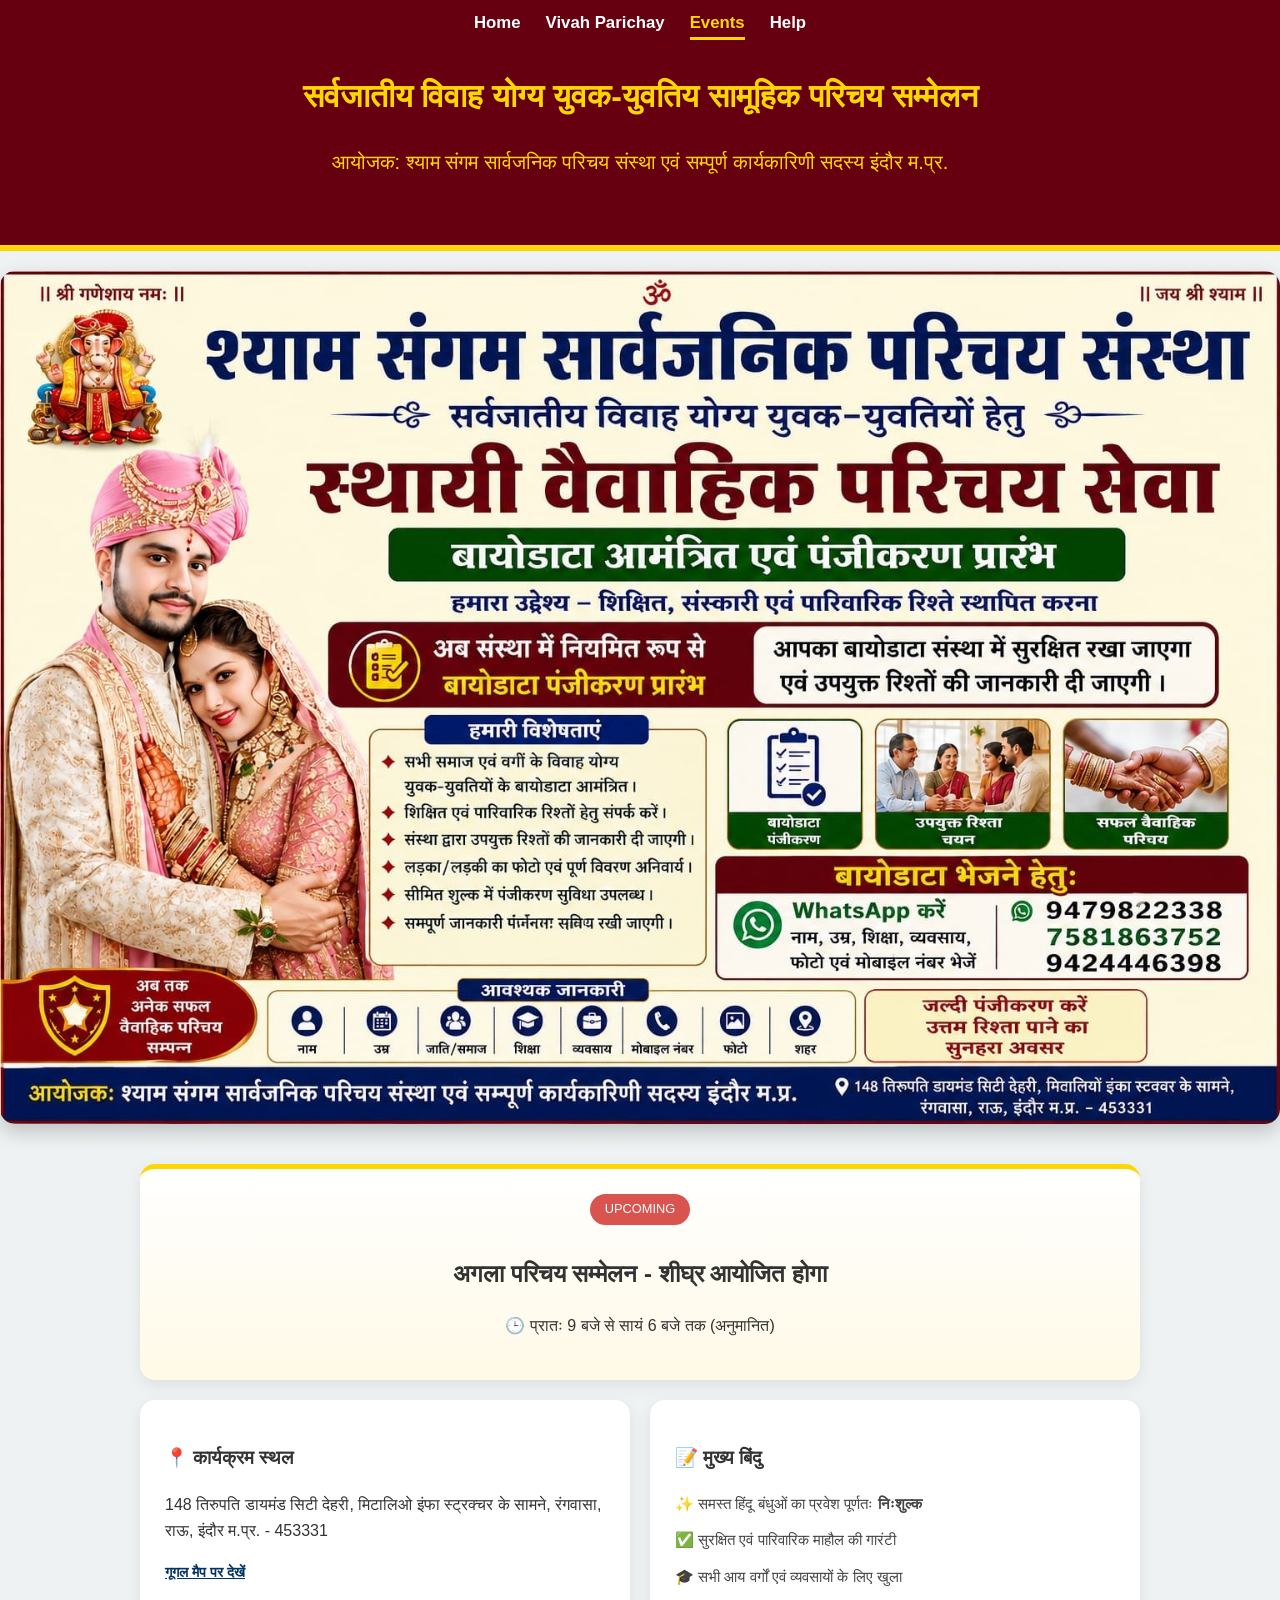
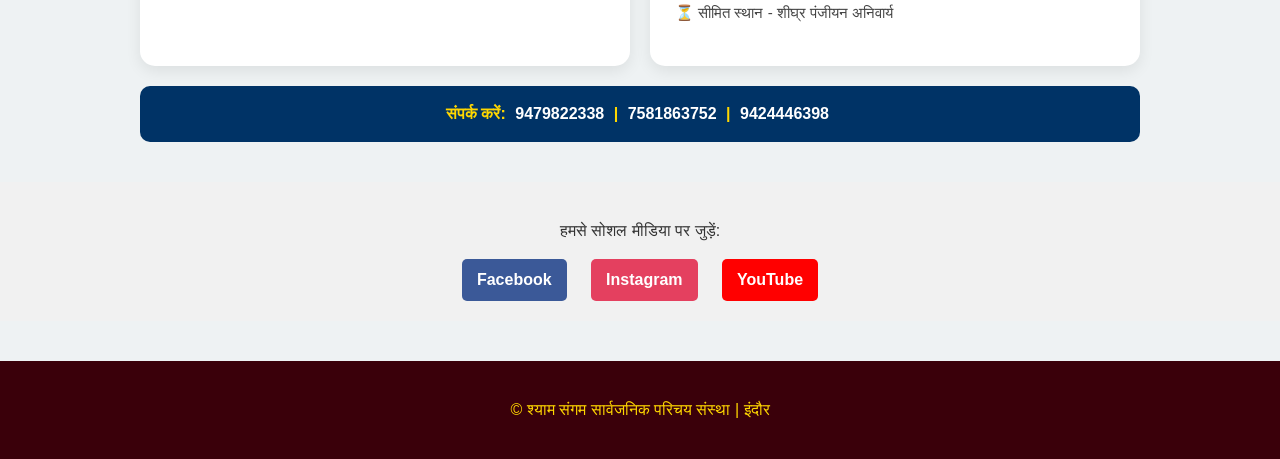
<file: events.html>
<!DOCTYPE html>
<html lang="hi">
<head>
    <meta charset="UTF-8">
    <title>Events - Shyam Sangam Sanstha</title>
    <link rel="stylesheet" href="style.css">
</head>
<body>

    <nav class="navbar">
        <ul class="nav-links">
            <li><a href="index.html">Home</a></li>
            <li><a href="matrimony.html">Vivah Parichay</a></li>
            <li><a href="events.html" class="active">Events</a></li>
            <li><a href="help.html">Help</a></li>
        </ul>
    </nav>

    <header class="main-header">
        <h1>सर्वजातीय विवाह योग्य युवक-युवतिय सामूहिक परिचय सम्मेलन</h1>
        <p>आयोजक: श्याम संगम सार्वजनिक परिचय संस्था एवं सम्पूर्ण कार्यकारिणी सदस्य इंदौर म.प्र.</p>
    </header>

    <main class="content">
        <!-- Banner Image Section -->
        <section class="banner-section">
            <img src="event-banner1.jpg" alt="Sanstha Banner" class="event-banner-img">
        </section>

        <!-- Event Details Section -->
       <section class="event-info-container">
    <!-- Highlight Box -->
    <div class="info-card highlight-card">
        <div class="status-badge">Upcoming</div>
        <h2>अगला परिचय सम्मेलन - शीघ्र आयोजित होगा</h2>
        <p class="time">🕒 प्रातः 9 बजे से सायं 6 बजे तक (अनुमानित)</p>
    </div>

    <!-- Location & Rules Grid -->
    <div class="details-grid">
        <div class="info-card location-card">
            <h3>📍 कार्यक्रम स्थल</h3>
            <p>148 तिरुपति डायमंड सिटी देहरी, मिटालिओ इंफा स्ट्रक्चर के सामने, रंगवासा, राऊ, इंदौर म.प्र. - 453331</p>
            <a href="https://google.com" class="map-link">गूगल मैप पर देखें</a>
        </div>

        <div class="info-card rules-card">
            <h3>📝 मुख्य बिंदु</h3>
            <ul>
                <li>✨ समस्त हिंदू बंधुओं का प्रवेश पूर्णतः <b>निःशुल्क</b></li>
                <li>✅ सुरक्षित एवं पारिवारिक माहौल की गारंटी</li>
                <li>🎓 सभी आय वर्गों एवं व्यवसायों के लिए खुला</li>
                <li>⏳ सीमित स्थान - शीघ्र पंजीयन अनिवार्य</li>
            </ul>
        </div>
    </div>

    <!-- Contact Quick Bar -->
    <div class="event-contact-bar">
        <span>संपर्क करें:</span>
        <a href="tel:9479822338">9479822338</a> | 
        <a href="tel:7581863752">7581863752</a> | 
        <a href="tel:9424446398">9424446398</a>
    </div>
</section>

    </main>
<div class="social-links">
    <p>हमसे सोशल मीडिया पर जुड़ें:</p>
    <a href="https://facebook.com" target="_blank" class="social-icon fb">Facebook</a>
    <a href="https://instagram.com" target="_blank" class="social-icon insta">Instagram</a>
    <a href="https://youtube.com" target="_blank" class="social-icon yt">YouTube</a>
</div>
    <footer class="main-footer">
        <p>© श्याम संगम सार्वजनिक परिचय संस्था | इंदौर</p>
    </footer>

</body>
</html>
</file>
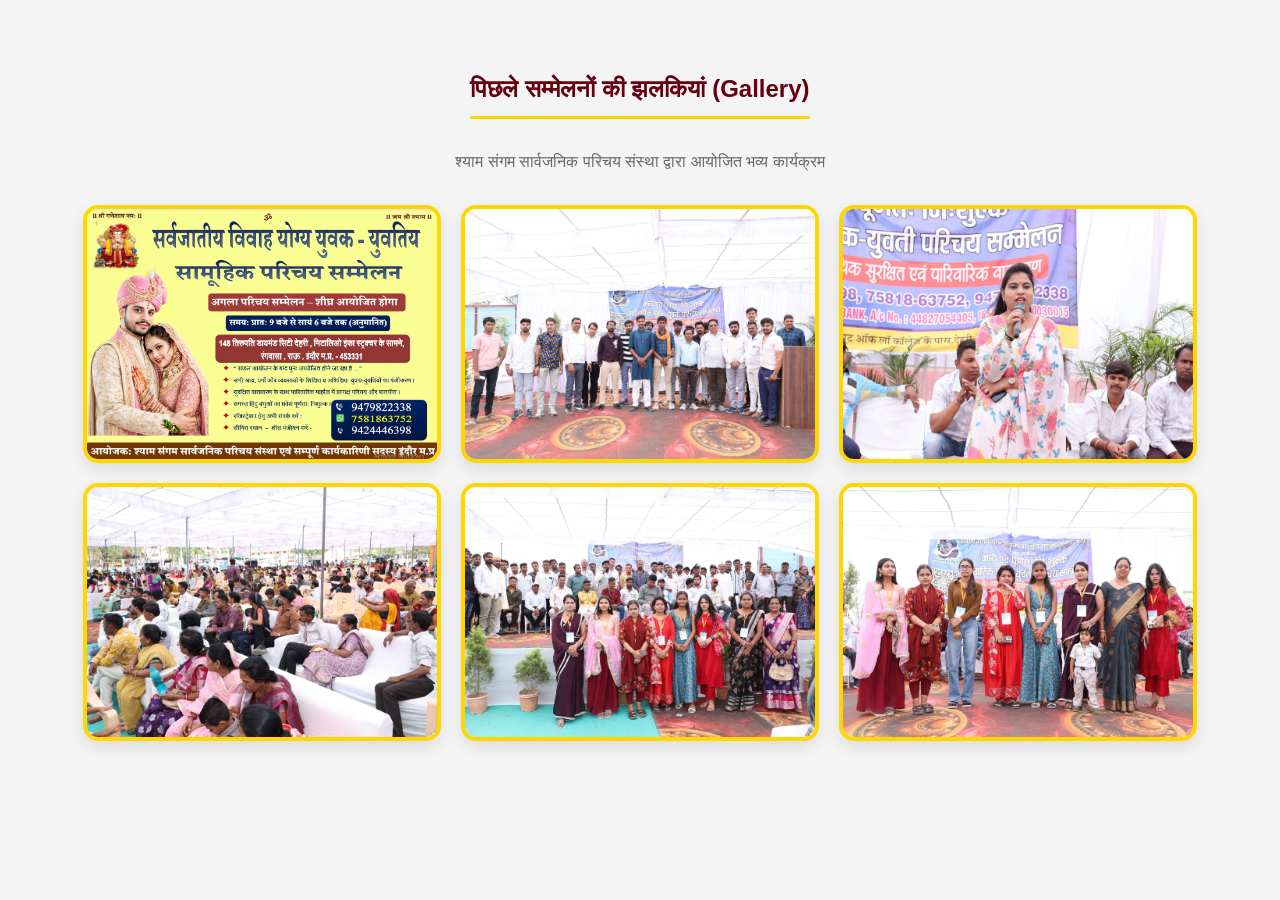
<file: gallery.html>
<!DOCTYPE html>
<html lang="hi">
<head>
    <meta charset="UTF-8">
    <title>तस्वीरें (Gallery) - Shyam Sangam</title>
    <link rel="stylesheet" href="style.css">
   
</head>
<body style="background: #f4f4f4;">

    <div class="gallery-section">
        <h2 style="color: #660011; border-bottom: 3px solid #FFD700; display: inline-block; padding-bottom: 8px;">पिछले सम्मेलनों की झलकियां (Gallery)</h2>
        <p style="color: #666; margin-top: 10px;">श्याम संगम सार्वजनिक परिचय संस्था द्वारा आयोजित भव्य कार्यक्रम</p>
        
                <div class="gallery-grid">
            <!-- Photo 1 (Purana Banner) -->
            <div class="gallery-item">
                <img src="event-banner.jpg" alt="Sammelan Photo 1">
            </div>

            <!-- Photo 2 (Nayi Photo 1) -->
            <div class="gallery-item">
                <img src="photos1.jpg" alt="Sammelan Photo 2">
            </div>

            <!-- Photo 3 -->
            <div class="gallery-item">
                <img src="photo2.JPG" alt="Sammelan Photo 3">
            </div>

            <!-- Photo 4 -->
            <div class="gallery-item">
                <img src="photo3.JPG" alt="Sammelan Photo 4">
            </div>

            <!-- Photo 5 -->
            <div class="gallery-item">
                <img src="photo4.JPG" alt="Sammelan Photo 5">
            </div>

            <!-- Photo 6 -->
            <div class="gallery-item">
                <img src="photo5.JPG" alt="Sammelan Photo 6">
            </div>

        </div>

    </div>

</body>
</html>
</file>
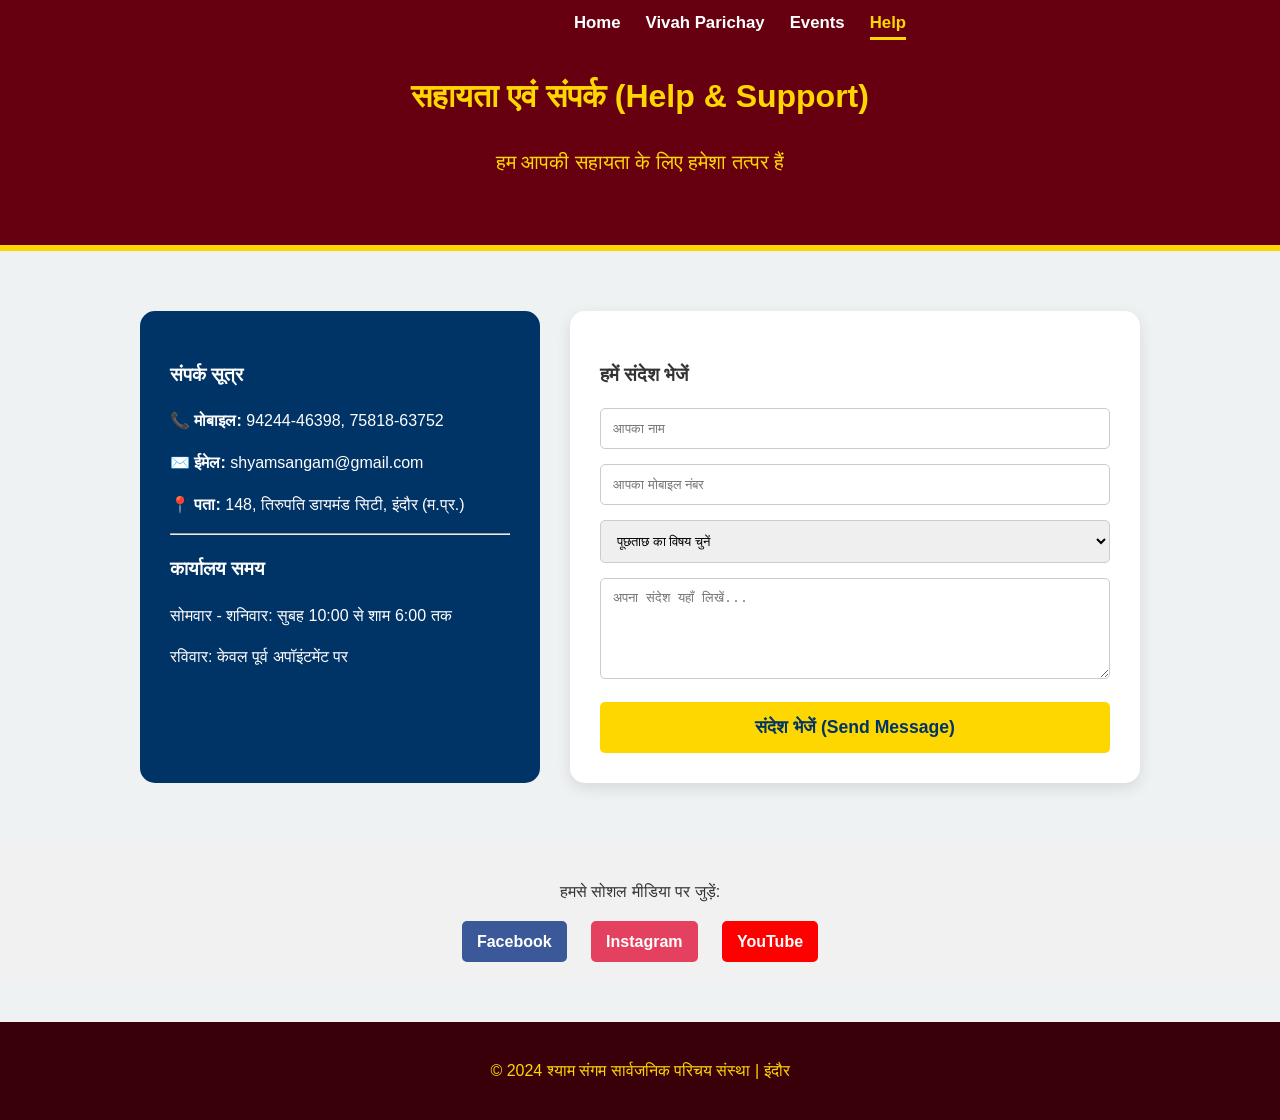
<file: help.html>
<!DOCTYPE html>
<html lang="hi">
<head>
    <meta charset="UTF-8">
    <title>Help & Contact - Shyam Sangam Sanstha</title>
    <link rel="stylesheet" href="style.css">
</head>
<body>
    <!-- Navbar (Wahi purana) -->
    <nav class="navbar">
        <div class="nav-left"></div>
        <ul class="nav-links">
            <li><a href="index.html">Home</a></li>
            <li><a href="matrimony.html">Vivah Parichay</a></li>
            <li><a href="events.html">Events</a></li>
            <li><a href="help.html" class="active">Help</a></li>
        </ul>
        
    </nav>

    <header class="main-header">
        <h1>सहायता एवं संपर्क (Help & Support)</h1>
        <p>हम आपकी सहायता के लिए हमेशा तत्पर हैं</p>
    </header>

    <main class="help-container">
        <!-- Contact Details Left Side -->
        <div class="contact-info-box">
            <h3>संपर्क सूत्र</h3>
            <p><strong>📞 मोबाइल:</strong> 94244-46398, 75818-63752</p>
            <p><strong>✉️ ईमेल:</strong> shyamsangam@gmail.com</p>
            <p><strong>📍 पता:</strong> 148, तिरुपति डायमंड सिटी, इंदौर (म.प्र.)</p>
            <hr>
            <h3>कार्यालय समय</h3>
            <p>सोमवार - शनिवार: सुबह 10:00 से शाम 6:00 तक</p>
            <p>रविवार: केवल पूर्व अपॉइंटमेंट पर</p>
        </div>

        <!-- Contact Form Right Side -->
        <div class="contact-form-box">
            <h3>हमें संदेश भेजें</h3>
            <form action="https://formsubmit.co" method="POST">
                <input type="text" name="Name" placeholder="आपका नाम" required class="help-input">
                <input type="tel" name="Phone" placeholder="आपका मोबाइल नंबर" required class="help-input">
                <select name="Subject" class="help-input">
                    <option>पूछताछ का विषय चुनें</option>
                    <option>पंजीकरण सहायता</option>
                    <option>सम्मेनल की जानकारी</option>
                    <option>डोनेशन सम्बंधित</option>
                    <option>अन्य</option>
                </select>
                <textarea name="Message" placeholder="अपना संदेश यहाँ लिखें..." rows="5" class="help-input"></textarea>
                <button type="submit" class="submit-btn-help">संदेश भेजें (Send Message)</button>
            </form>
        </div>
    </main>
<div class="social-links">
    <p>हमसे सोशल मीडिया पर जुड़ें:</p>
    <a href="https://facebook.com" target="_blank" class="social-icon fb">Facebook</a>
    <a href="https://instagram.com" target="_blank" class="social-icon insta">Instagram</a>
    <a href="https://youtube.com" target="_blank" class="social-icon yt">YouTube</a>
</div>

    <footer class="main-footer">
        <p>© 2024 श्याम संगम सार्वजनिक परिचय संस्था | इंदौर</p>
    </footer>
</body>
</html>
</file>
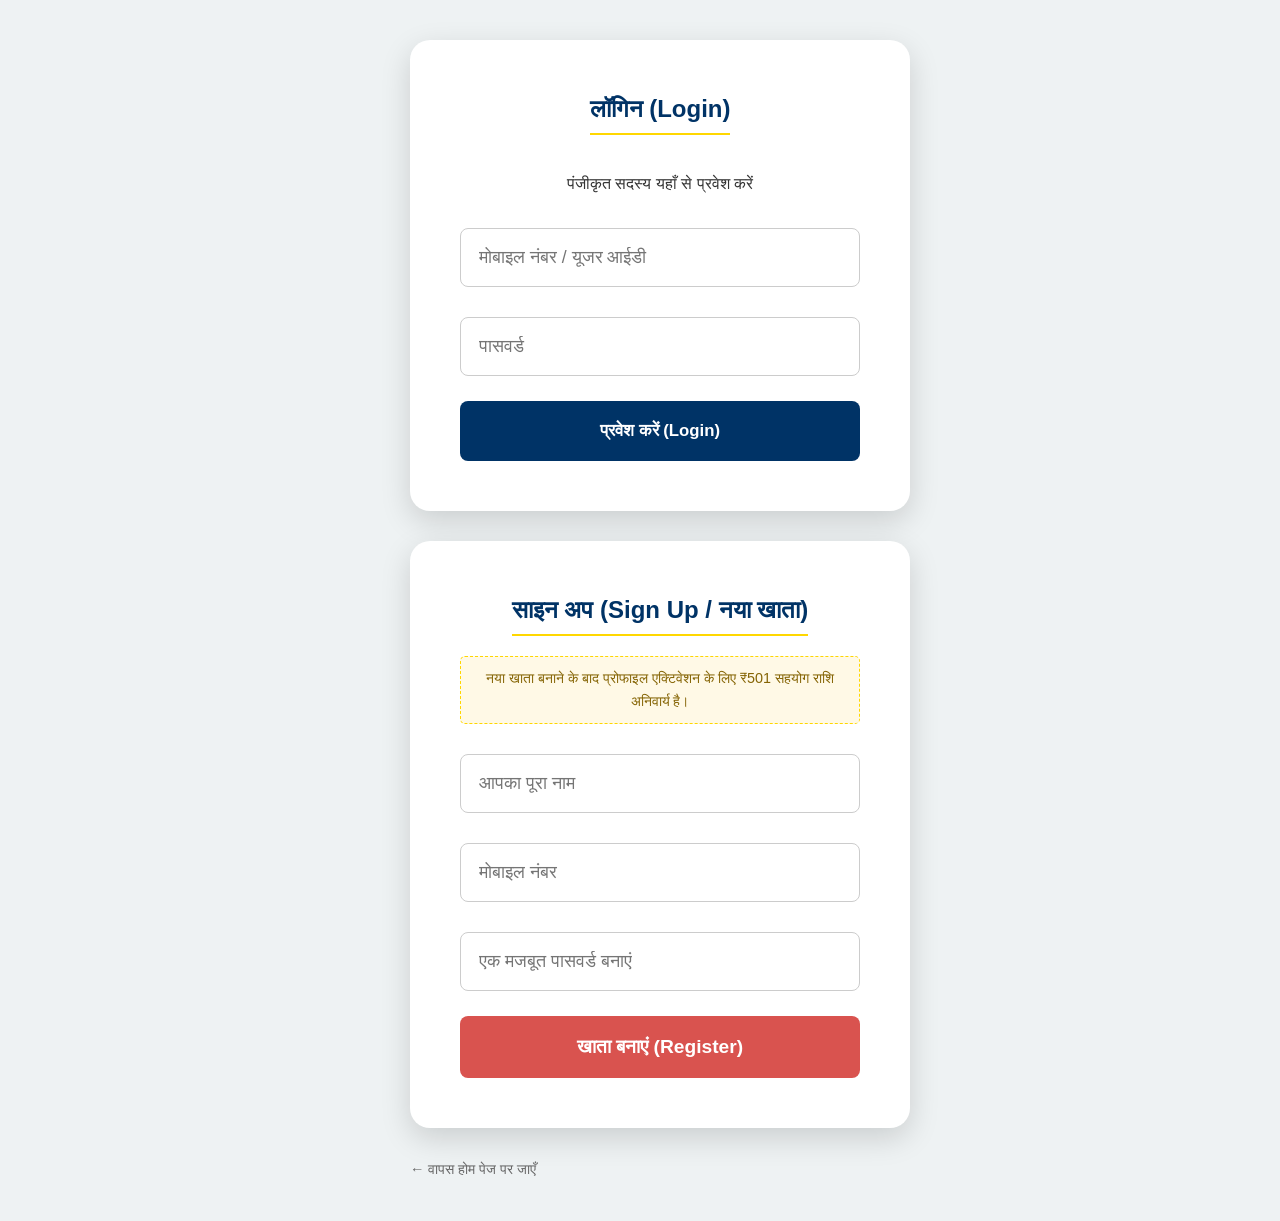
<file: login.html>
<!DOCTYPE html>
<html lang="hi">
<head>
    <meta charset="UTF-8">
    <title>Login & Sign Up - Shyam Sangam</title>
    <link rel="stylesheet" href="style.css">
    <style>
        .auth-body { background: #eef2f3; padding: 40px 20px; font-family: Arial, sans-serif; }
        .auth-wrapper { max-width: 500px; margin: 0 auto; }
        
        /* Common Card Style */
.auth-card { 
    background: white; 
    padding: 50px; /* Andar se box ko phulane ke liye */
    border-radius: 20px; 
    box-shadow: 0 10px 30px rgba(0,0,0,0.15); 
    margin-bottom: 30px; 
    text-align: center; 
}        
        h2 { color: #003366; margin-top: 0; border-bottom: 2px solid #FFD700; display: inline-block; padding-bottom: 5px; }
        
       .auth-input { 
    width: 100%; 
    padding: 18px; /* Input box ki height badh jayegi */
    margin: 15px 0; 
    border: 1px solid #ccc; 
    border-radius: 8px; 
    font-size: 1.1em; /* Likhne wala text bada dikhega */
    box-sizing: border-box; 
}

.btn { 
    width: 100%; 
    padding: 20px; /* Button bada aur mota dikhega */
    border: none; 
    border-radius: 8px; 
    font-weight: bold; 
    cursor: pointer; 
    font-size: 1.2em; /* Button ka text bada */
    transition: 0.3s; 
    margin-top: 10px;
}

        
        .login-btn { background: #003366; color: white; }
        .signup-btn { background: #d9534f; color: white; }
        
        .btn:hover { opacity: 0.9; transform: scale(1.02); }
        
        .notice { background: #fff9e6; color: #856404; padding: 10px; border-radius: 5px; font-size: 0.9em; margin-bottom: 15px; border: 1px dashed #FFD700; }
        
        .back-home { display: block; margin-top: 15px; text-decoration: none; color: #666; font-size: 0.9em; }
    </style>
</head>
<body class="auth-body">

    <div class="auth-wrapper">
        
        <!-- 1. LOGIN SECTION -->
        <div class="auth-card">
            <h2>लॉगिन (Login)</h2>
            <p>पंजीकृत सदस्य यहाँ से प्रवेश करें</p>
            <form action="#">
                <input type="text" placeholder="मोबाइल नंबर / यूजर आईडी" class="auth-input" required>
                <input type="password" placeholder="पासवर्ड" class="auth-input" required>
                <button type="submit" class="btn login-btn">प्रवेश करें (Login)</button>
            </form>
        </div>

        <!-- 2. SIGN UP SECTION -->
        <div class="auth-card">
            <h2>साइन अप (Sign Up / नया खाता)</h2>
            <div class="notice">
                नया खाता बनाने के बाद प्रोफाइल एक्टिवेशन के लिए ₹501 सहयोग राशि अनिवार्य है।
            </div>
            <form action="#">
                <input type="text" placeholder="आपका पूरा नाम" class="auth-input" required>
                <input type="tel" placeholder="मोबाइल नंबर" class="auth-input" required>
                <input type="password" placeholder="एक मजबूत पासवर्ड बनाएं" class="auth-input" required>
                <button type="submit" class="btn signup-btn">खाता बनाएं (Register)</button>
            </form>
        </div>

        <a href="index.html" class="back-home">← वापस होम पेज पर जाएँ</a>
    </div>

<!-- 1. Firebase ki Files -->
<!-- 1. Firebase ki Files (Inhe poora copy karein) -->
<script src="https://cloudflare.com"></script>
<script src="https://cloudflare.com"></script>

<script>
  var firebaseConfig = {
    apiKey: "AIzaSyAsyd_h7AmwGkCVNC0mTQL8fQOJeQud_U",
    authDomain: "shyam-sangam.firebaseapp.com",
    projectId: "shyam-sangam",
    storageBucket: "shyam-sangam.appspot.com",
    messagingSenderId: "651373220720",
    appId: "1:651373220720:web:447cf094f7fd9c390af5b5"
  };

  // Firebase shuru karein
  firebase.initializeApp(firebaseConfig);
  var auth = firebase.auth();

  document.addEventListener('DOMContentLoaded', function() {
    var allForms = document.querySelectorAll('.auth-card form');
    
    // SIGN UP LOGIC (Naya Khata)
    var signupForm = allForms[1]; 
    if (signupForm) {
      signupForm.onsubmit = function(e) {
        e.preventDefault();
        var inputs = signupForm.querySelectorAll('input');
        var name = inputs[0].value;
        var phone = inputs[1].value;
        var password = inputs[2].value;
        var email = phone + "@sangam.com";

        auth.createUserWithEmailAndPassword(email, password)
          .then(function() {
            alert("Dhanyawad " + name + "! Aapka khata ban gaya hai.");
            signupForm.reset();
          })
          .catch(function(error) {
            alert("Galti: " + error.message);
          });
      };
    }
  });
</script>


</body>
</html>
</file>
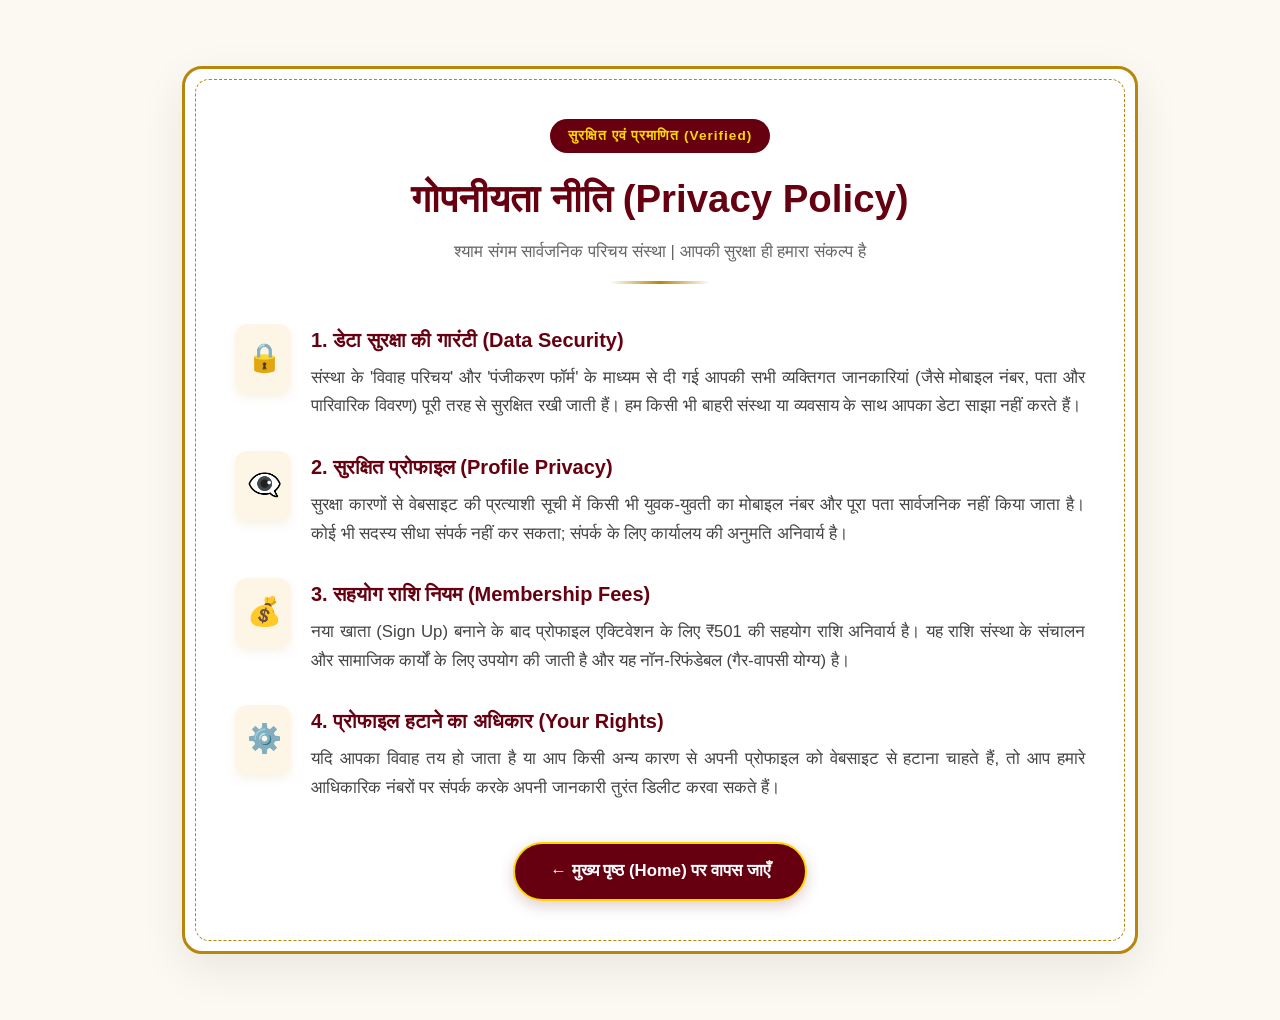
<file: privacy.html>
<!DOCTYPE html>
<html lang="hi">
<head>
    <meta charset="UTF-8">
    <meta name="viewport" content="width=device-width, initial-scale=1.0">
    <title>गोपनीयता नीति (Privacy Policy) - Shyam Sangam</title>
    <link rel="stylesheet" href="style.css">
</head>
<body class="p-policy-body">

    <div class="p-policy-wrapper">
        <!-- Certificate Type Top Header -->
        <div class="p-policy-header">
            <div class="p-policy-badge">सुरक्षित एवं प्रमाणित (Verified)</div>
            <h2>गोपनीयता नीति (Privacy Policy)</h2>
            <p>श्याम संगम सार्वजनिक परिचय संस्था | आपकी सुरक्षा ही हमारा संकल्प है</p>
            <div class="gold-divider-line"></div>
        </div>

        <!-- Document Content -->
        <div class="p-policy-content">
            
            <div class="p-policy-row">
                <div class="p-policy-icon">🔒</div>
                <div class="p-policy-text">
                    <h3>1. डेटा सुरक्षा की गारंटी (Data Security)</h3>
                    <p>संस्था के 'विवाह परिचय' और 'पंजीकरण फॉर्म' के माध्यम से दी गई आपकी सभी व्यक्तिगत जानकारियां (जैसे मोबाइल नंबर, पता और पारिवारिक विवरण) पूरी तरह से सुरक्षित रखी जाती हैं। हम किसी भी बाहरी संस्था या व्यवसाय के साथ आपका डेटा साझा नहीं करते हैं।</p>
                </div>
            </div>

            <div class="p-policy-row">
                <div class="p-policy-icon">👁️‍🗨️</div>
                <div class="p-policy-text">
                    <h3>2. सुरक्षित प्रोफाइल (Profile Privacy)</h3>
                    <p>सुरक्षा कारणों से वेबसाइट की प्रत्याशी सूची में किसी भी युवक-युवती का मोबाइल नंबर और पूरा पता सार्वजनिक नहीं किया जाता है। कोई भी सदस्य सीधा संपर्क नहीं कर सकता; संपर्क के लिए कार्यालय की अनुमति अनिवार्य है।</p>
                </div>
            </div>

            <div class="p-policy-row">
                <div class="p-policy-icon">💰</div>
                <div class="p-policy-text">
                    <h3>3. सहयोग राशि नियम (Membership Fees)</h3>
                    <p>नया खाता (Sign Up) बनाने के बाद प्रोफाइल एक्टिवेशन के लिए ₹501 की सहयोग राशि अनिवार्य है। यह राशि संस्था के संचालन और सामाजिक कार्यों के लिए उपयोग की जाती है और यह नॉन-रिफंडेबल (गैर-वापसी योग्य) है।</p>
                </div>
            </div>

            <div class="p-policy-row">
                <div class="p-policy-icon">⚙️</div>
                <div class="p-policy-text">
                    <h3>4. प्रोफाइल हटाने का अधिकार (Your Rights)</h3>
                    <p>यदि आपका विवाह तय हो जाता है या आप किसी अन्य कारण से अपनी प्रोफाइल को वेबसाइट से हटाना चाहते हैं, तो आप हमारे आधिकारिक नंबरों पर संपर्क करके अपनी जानकारी तुरंत डिलीट करवा सकते हैं।</p>
                </div>
            </div>

        </div>

        <!-- Professional Footer Button inside the box -->
        <div class="p-policy-footer">
            <a href="index.html" class="p-policy-btn">← मुख्य पृष्ठ (Home) पर वापस जाएँ</a>
        </div>
    </div>

</body>
</html>
</file>
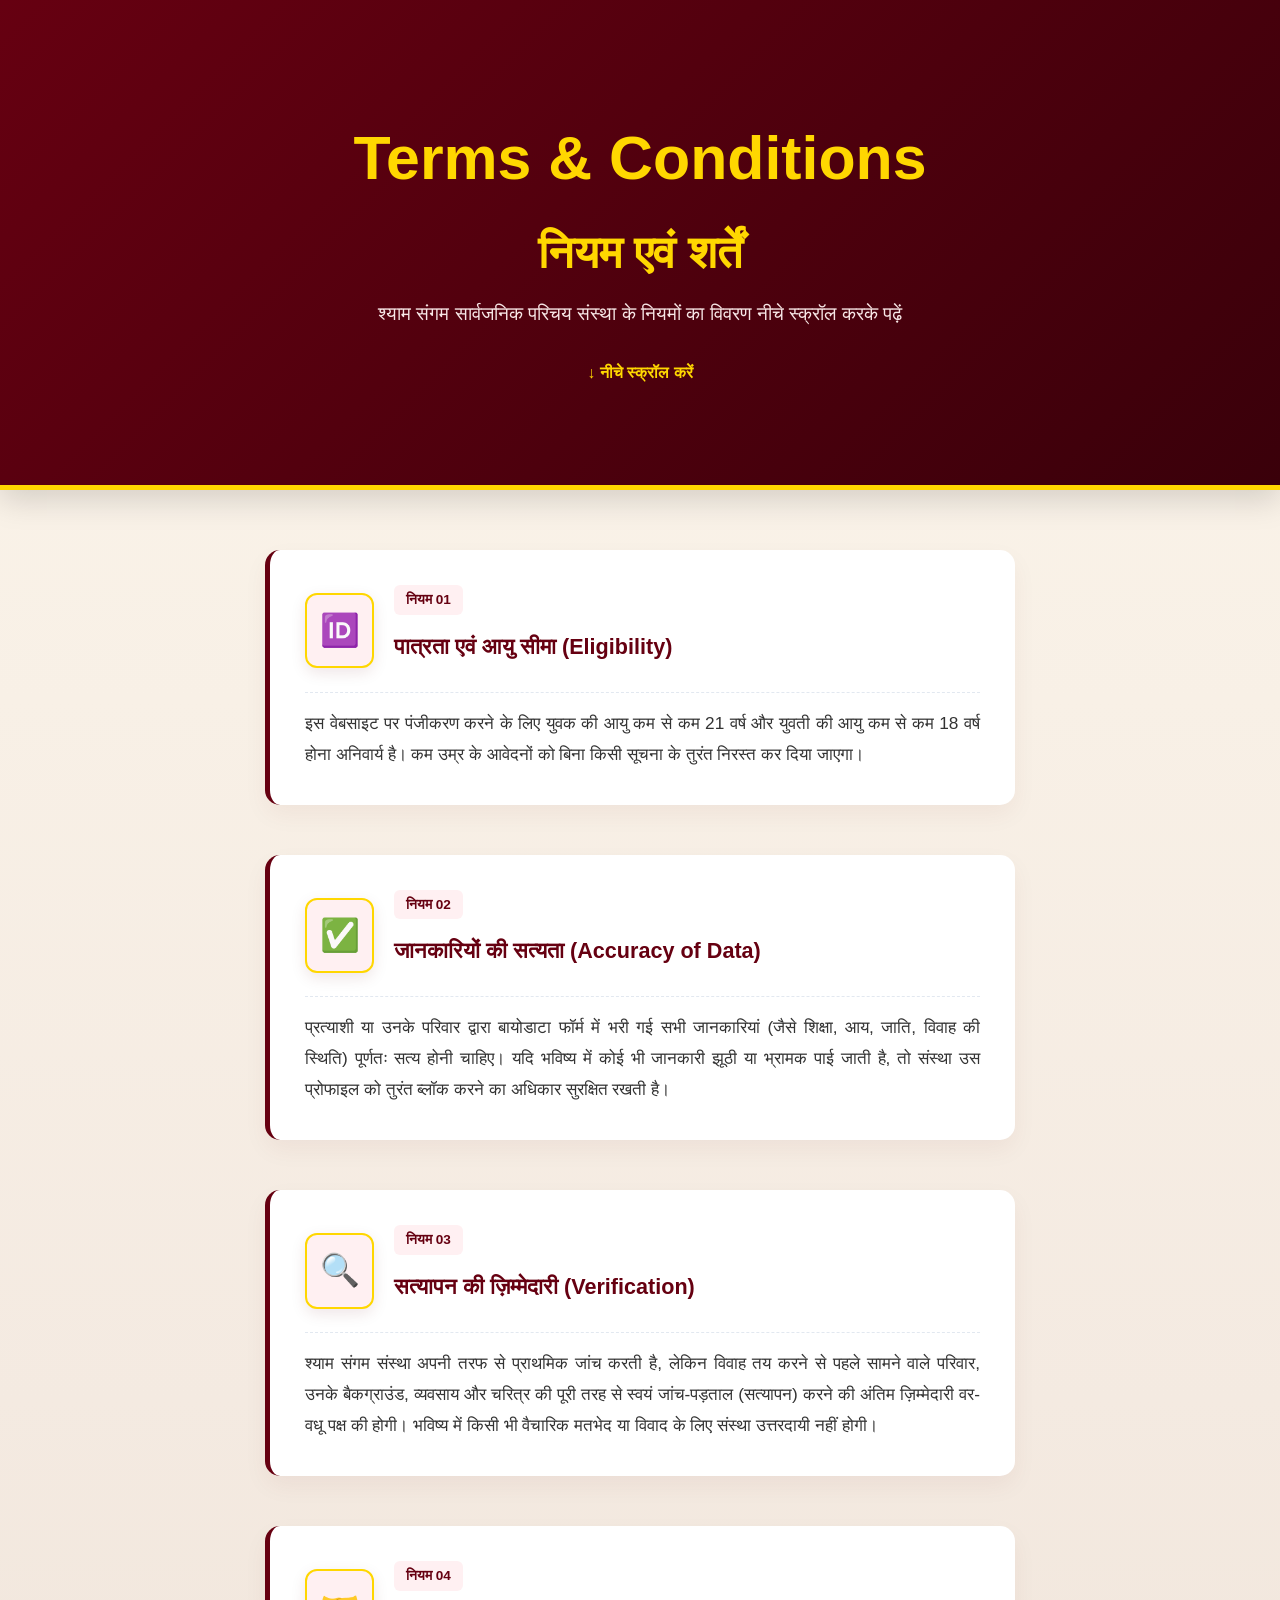
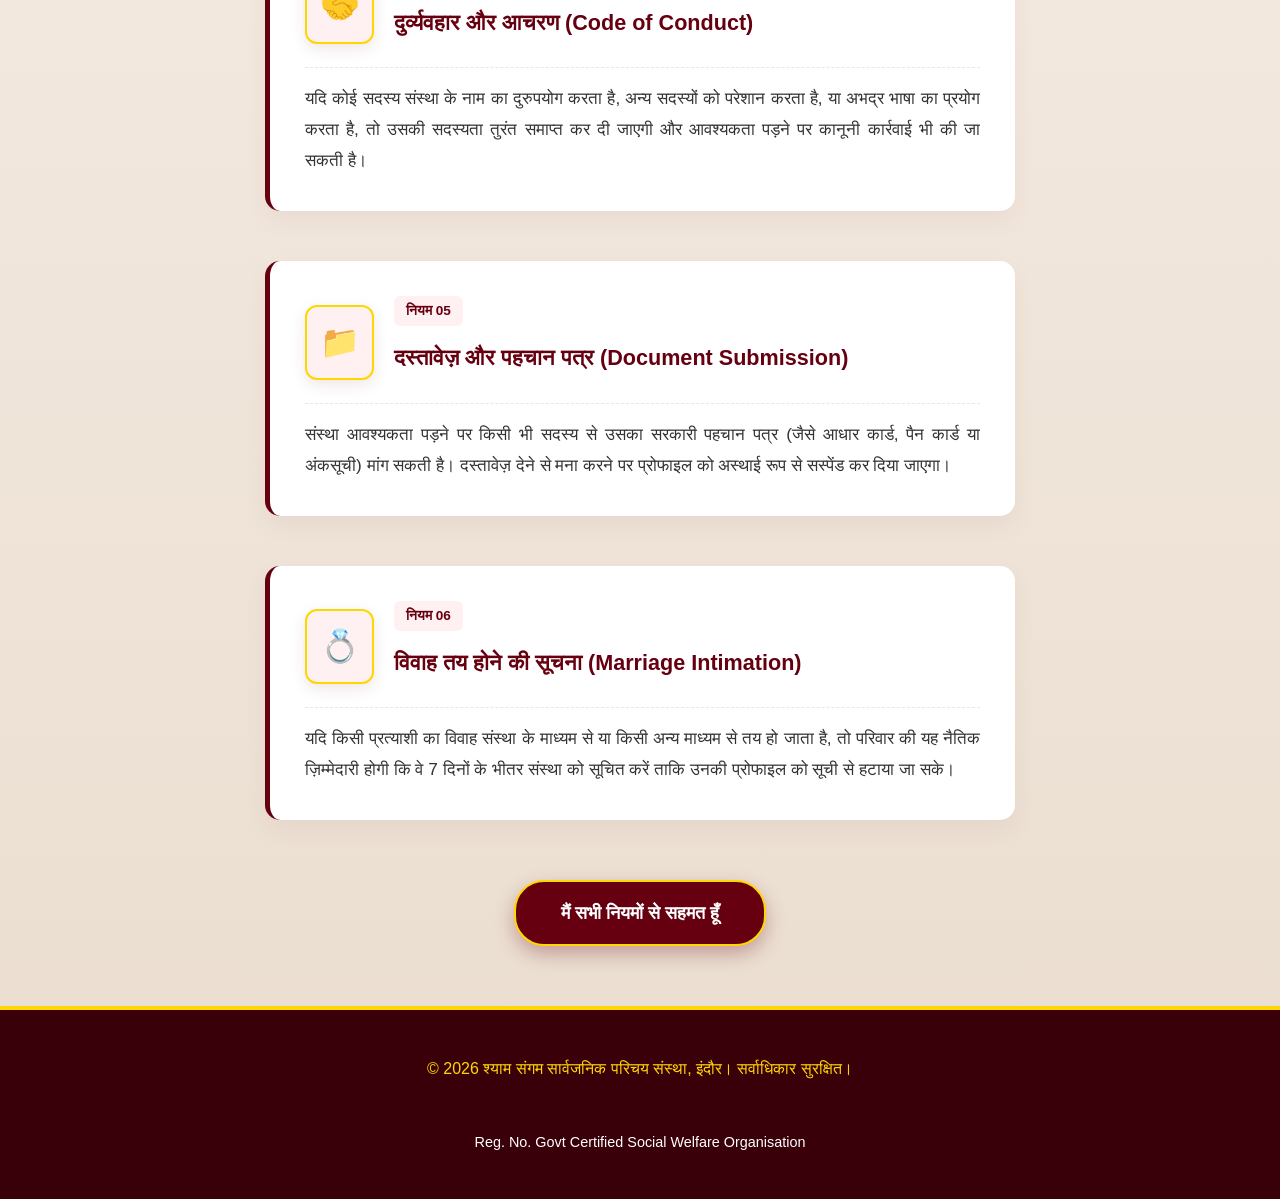
<file: terms.html>
<!DOCTYPE html>
<html lang="hi">
<head>
    <meta charset="UTF-8">
    <meta name="viewport" content="width=device-width, initial-scale=1.0">
    <title>नियम और शर्तें (Terms of Use) - Shyam Sangam</title>
    <link rel="stylesheet" href="style.css">
</head>
<body class="t-scroll-body">

    <!-- Top Hero Section to push content down -->
    <div class="t-scroll-hero">
        
        <h1> Terms & Conditions</h1>
        <h3>नियम एवं शर्तें</h3>
        <p>श्याम संगम सार्वजनिक परिचय संस्था के नियमों का विवरण नीचे स्क्रॉल करके पढ़ें</p>
        <div class="scroll-arrow">↓ नीचे स्क्रॉल करें</div>
    </div>

    <!-- Long Vertical Container -->
       <!-- Long Vertical Container -->
    <div class="t-vertical-container">
        
        <!-- Condition 1: Eligibility (Logo: Card & Age check) -->
        <div class="t-scroll-card">
            <div class="t-card-header-box">
                <div class="t-rule-logo">🆔</div> <!-- Niyam Ka Logo -->
                <div>
                    <span class="t-badge">नियम 01</span>
                    <h3>पात्रता एवं आयु सीमा (Eligibility)</h3>
                </div>
            </div>
            <p>इस वेबसाइट पर पंजीकरण करने के लिए युवक की आयु कम से कम 21 वर्ष और युवती की आयु कम से कम 18 वर्ष होना अनिवार्य है। कम उम्र के आवेदनों को बिना किसी सूचना के तुरंत निरस्त कर दिया जाएगा।</p>
        </div>

        <!-- Condition 2: Accuracy of Data (Logo: Right Tick / Correct info) -->
        <div class="t-scroll-card">
            <div class="t-card-header-box">
                <div class="t-rule-logo">✅</div> <!-- Niyam Ka Logo -->
                <div>
                    <span class="t-badge">नियम 02</span>
                    <h3>जानकारियों की सत्यता (Accuracy of Data)</h3>
                </div>
            </div>
            <p>प्रत्याशी या उनके परिवार द्वारा बायोडाटा फॉर्म में भरी गई सभी जानकारियां (जैसे शिक्षा, आय, जाति, विवाह की स्थिति) पूर्णतः सत्य होनी चाहिए। यदि भविष्य में कोई भी जानकारी झूठी या भ्रामक पाई जाती है, तो संस्था उस प्रोफाइल को तुरंत ब्लॉक करने का अधिकार सुरक्षित रखती है।</p>
        </div>

        <!-- Condition 3: Verification (Logo: Lens / Background Search) -->
        <div class="t-scroll-card">
            <div class="t-card-header-box">
                <div class="t-rule-logo">🔍</div> <!-- Niyam Ka Logo -->
                <div>
                    <span class="t-badge">नियम 03</span>
                    <h3>सत्यापन की ज़िम्मेदारी (Verification)</h3>
                </div>
            </div>
            <p>श्याम संगम संस्था अपनी तरफ से प्राथमिक जांच करती है, लेकिन विवाह तय करने से पहले सामने वाले परिवार, उनके बैकग्राउंड, व्यवसाय और चरित्र की पूरी तरह से स्वयं जांच-पड़ताल (सत्यापन) करने की अंतिम ज़िम्मेदारी वर-वधू पक्ष की होगी। भविष्य में किसी भी वैचारिक मतभेद या विवाद के लिए संस्था उत्तरदायी नहीं होगी।</p>
        </div>

        <!-- Condition 4: Code of Conduct (Logo: Handshake / Respect) -->
        <div class="t-scroll-card">
            <div class="t-card-header-box">
                <div class="t-rule-logo">🤝</div> <!-- Niyam Ka Logo -->
                <div>
                    <span class="t-badge">नियम 04</span>
                    <h3>दुर्व्यवहार और आचरण (Code of Conduct)</h3>
                </div>
            </div>
            <p>यदि कोई सदस्य संस्था के नाम का दुरुपयोग करता है, अन्य सदस्यों को परेशान करता है, या अभद्र भाषा का प्रयोग करता है, तो उसकी सदस्यता तुरंत समाप्त कर दी जाएगी और आवश्यकता पड़ने पर कानूनी कार्रवाई भी की जा सकती है।</p>
        </div>

        <!-- Condition 5: Document Submission (Logo: Legal Folder / Document) -->
        <div class="t-scroll-card">
            <div class="t-card-header-box">
                <div class="t-rule-logo">📁</div> <!-- Niyam Ka Logo -->
                <div>
                    <span class="t-badge">नियम 05</span>
                    <h3>दस्तावेज़ और पहचान पत्र (Document Submission)</h3>
                </div>
            </div>
            <p>संस्था आवश्यकता पड़ने पर किसी भी सदस्य से उसका सरकारी पहचान पत्र (जैसे आधार कार्ड, पैन कार्ड या अंकसूची) मांग सकती है। दस्तावेज़ देने से मना करने पर प्रोफाइल को अस्थाई रूप से सस्पेंड कर दिया जाएगा।</p>
        </div>

        <!-- Condition 6: Marriage Intimation (Logo: Ring / Celebration) -->
        <div class="t-scroll-card">
            <div class="t-card-header-box">
                <div class="t-rule-logo">💍</div> <!-- Niyam Ka Logo -->
                <div>
                    <span class="t-badge">नियम 06</span>
                    <h3>विवाह तय होने की सूचना (Marriage Intimation)</h3>
                </div>
            </div>
            <p>यदि किसी प्रत्याशी का विवाह संस्था के माध्यम से या किसी अन्य माध्यम से तय हो जाता है, तो परिवार की यह नैतिक ज़िम्मेदारी होगी कि वे 7 दिनों के भीतर संस्था को सूचित करें ताकि उनकी प्रोफाइल को सूची से हटाया जा सके।</p>
        </div>

    </div>


        <!-- Accept Button inside the flow -->
        <div class="t-accept-box">
            <a href="index.html" class="t-scroll-btn">मैं सभी नियमों से सहमत हूँ</a>
        </div>

    </div>

    <!-- MAIN FOOTER JODD DIYA (Ditto main site jaisa) -->
    <footer class="main-footer" style="background-color: #3a000a; color: #FFD700; text-align: center; padding: 30px 20px; border-top: 4px solid #FFD700; margin-top: 60px;">
        <p>© 2026 श्याम संगम सार्वजनिक परिचय संस्था, इंदौर। सर्वाधिकार सुरक्षित।</p>
        <p style="font-size: 0.9em; color: #ffffff; margin-top: 50px;">Reg. No. Govt Certified Social Welfare Organisation</p>
    </footer>

</body>
</html>
</file>
<file: style.css>
html { scroll-behavior: smooth; }
.nav-links a { color: white; text-decoration: none; font-size: 1.2em; font-weight: bold; }
/* Baki jo CSS pehle di thi wo sab isme rehne dein */

/* Puri website ka base style */
body {
    font-family: 'Segoe UI', Tahoma, Geneva, Verdana, sans-serif;
    margin: 0;
    padding: 0;
    background-color: #eef2f3;
    color: #333;
    line-height: 1.6;
}

/* Header ka blue background aur gold text */
.main-header {
    background-color: #660011; /* Dark Blue */
    color: #FFD700; /* Gold */
    padding: 30px 10px;
    text-align: center;
    border-bottom: 6px solid #FFD700;
}

.reg-info { font-size: 1.9em; opacity: 0.9; }
.main-title { margin: 10px 0; font-size: 4.5em; }
.location { margin: 5px 0; font-size: 2.5em; }
/* Safed rang ke boxes (Sections) */
.event-card, .bank-details {
    background: white;
    max-width: 800px;
    margin: 30px auto;
    padding: 25px;
    border-radius: 12px;
    box-shadow: 0 4px 15px rgba(0,0,0,0.1);
    text-align: center;
}

.highlight-red { color: #d9534f; }
.event-name { color: #003366; font-size: 2em; }

/* Contact wali yellow patti */
.contact-box {
    background: #ffcc00;
    padding: 15px;
    font-weight: bold;
    border-radius: 8px;
    margin-top: 20px;
    font-size: 1.2em;
}

/* Footer (Niche ka address bar) */
.main-footer {
    background: #3a000a;
    color: #FFD700;
    text-align: center;
    padding: 20px;
    margin-top: 40px;
}
/* Navigation Bar Ka Design */
/* Navbar ko upar hi lock karne ke liye design */
.navbar {
    display: flex;
    justify-content: space-between;
    align-items: center;
    padding: 10px 40px;
    background-color: #660011; /* Rich Maroon background */
    width: 100%;
    box-sizing: border-box;

    /* 💡 STICKY NAVBAR WALI 3 LOGIC LINES JODD DIYA */
    position: fixed;     /* 1. Yeh navbar ko screen par ek jagah chipka dega */
    top: 0;              /* 2. Ekdum upar top par lock rahega */
    left: 0;
    z-index: 100000;     /* 3. Yeh slider ya baki photos ko navbar ke peeche se guzarne dega, upar nahi aane dega */
}



/* --- Desktop Nav Links Clean Code --- */
.nav-links {
    display: flex;
    list-style: none;
    gap: 15px;          /* Elements ke beech barabar gap */
    margin: 0 auto;     /* Yeh magic hai: pure menu ko hamesha center mein rakhega */
    padding: 0;
    align-items: center;
}

.nav-links li {
    margin: 0;          /* Purana margin hataya taki text break na ho */
}

.nav-links a {
    white-space: nowrap; /* Text ko kabhi bhi upar-niche break nahi hone dega */
    text-decoration: none;
    font-size: 1.1rem;   /* Ekदम sahi standard size */
}

.nav-links a:hover {
    color: #FFD700;     /* Mouse le jaane par gold color */
}


/* Right Buttons Style */
.nav-auth {
    display: flex;
    align-items: center;
    gap: 20px; /* 45px se kam karke 20px kiya taaki space bache */
}



.login-btn {
    color: white;
font-size: 1.2em;
    text-decoration: none;
    font-weight: bold;
}

.submit-btn {
    background-color: #ecc904; /* Gold color */
    color: #151618;
    padding: 10px 20px;
    border-radius: 5px;
    text-decoration: none;
    font-weight: bold;
    transition: 0.3s;
}

.submit-btn:hover {
    background-color: white;
    transform: scale(1.05); /* Thoda bada hoga hover par */
}

/* Mobile ke liye: agar screen choti ho toh gap adjust karein */
.nav-left { width: 200px; } /* Ye center links ko dhakelne ke liye hai */
@media (max-width: 768px) {
    .nav-left { display: none; }
}


/* Photo Gallery Ka Design */

/* ===================================================
   SANSTHA KI JHALAK - AUTOMATIC INFINITE PHOTO SCROLLER
   =================================================== */
.photo-gallery {
    max-width: 1200px;
    margin: 60px auto;
    padding: 0 20px;
    text-align: center;
    font-family: Arial, sans-serif;
}

.photo-gallery h2 {
    font-size: 2.2em;
    color: #003366; /* Main Title Blue */
    margin-bottom: 30px;
    font-weight: bold;
}

/* Outer Window Viewer */
.gallery-container {
    width: 100%;
    overflow: hidden; /* Bahar bhagne wali photos ko mita dega */
    position: relative;
    padding: 20px 0;
    background: #ffffff;
    border-radius: 15px;
    box-shadow: 0 5px 20px rgba(0,0,0,0.05);
}

/* The Train that moves continuously */
.gallery-scroll-train {
    display: flex;
    width: calc(640px * 12 + 30px * 12); /* Strict Width Calculation for 12 Photos */
    gap: 30px; /* Photos ke beech ka gap */
    
    /* 💡 AUTOMATIC CONTINUOUS CAROUSEL ANIMATION ACTIVATED */
    animation: infiniteScroll 25s linear infinite; 
}

/* Individual Picture Styling */
.gallery-img {
    width: 640px; /* Small Fixed Premium Width */
    height: 540px; /* Small Fixed Premium Height */
    object-fit: cover;
    border-radius: 12px;
    border: 3px solid #FFD700; /* Rich Gold Border Frame */
    box-shadow: 0 8px 20px rgba(0,0,0,0.1);
    transition: all 0.3s ease;
}

/* 💡 HOVER INTERACTIVE STOP: Mouse le jaane par automatic chalna ruk jayega */
.gallery-scroll-train:hover {
    animation-play-state: paused; /* Animation halts on hover */
}

/* Hover karne par photo halki zoom aur heavy shadow degi */
.gallery-img:hover {
    transform: scale(1.06) translateY(-5px);
    box-shadow: 0 10px 25px rgba(102,0,17,0.25);
    border-color: #660011; /* Border turns maroon on hover */
}

/* 💡 AUTOMATIC INFINITE SCROLL LOGIC */
@keyframes infiniteScroll {
    0% {
        transform: translateX(0);
    }
    100% {
        /* Ekdum exact half line par position reset hogi jisse loop kabhi nahi tootega */
        transform: translateX(calc(-640px * 6 - 30px * 6)); 
    }
}

/* Mobile Adjustments */
@media (max-width: 768px) {
    .gallery-img { width: 160px; height: 120px; border-width: 2px; }
    .gallery-scroll-train { width: calc(160px * 12 + 15px * 12); gap: 15px; }
    @keyframes infiniteScroll {
        0% { transform: translateX(0); }
        100% { transform: translateX(calc(-160px * 6 - 15px * 6)); }
    }
}


/* About Description Style */
.about-description {
    background: #fff;
    padding: 50px 20px;
    max-width: 1000px;
    margin: 30px auto;
    border-left: 10px solid #003366; /* Blue vertical line for style */
    box-shadow: 0 5px 15px rgba(0,0,0,0.05);
}

.description-text p {
    font-size: 1.1em;
    color: #444;
    text-align: justify;
    line-height: 1.8;
    margin-bottom: 15px;
}

/* Footer Columns Design */
.footer-columns {
    display: flex;
    justify-content: space-around;
    flex-wrap: wrap;
    background: #003366;
    color: white;
    padding: 40px 20px;
    border-top: 5px solid #FFD700;
}

.column {
    min-width: 150px;
    margin-bottom: 20px;
}

.column h3 {
    color: #FFD700;
    margin-bottom: 15px;
    border-bottom: 2px solid #FFD700;
    display: inline-block;
}

.column ul {
    list-style: none;
    padding: 0;
}

.column ul li {
    margin: 8px 0;
}

.column ul li a {
    color: #ccc;
    text-decoration: none;
    transition: 0.3s;
}

.column ul li a:hover {
    color: #fff;
    padding-left: 5px; /* Hover effect */
}
/* Modal (Background) */
.modal {
    display: none; /* Pehle chhupa rahega */
    position: fixed;
    z-index: 2000;
    left: 0; top: 0;
    width: 100%; height: 100%;
    background-color: rgba(0,0,0,0.7); /* Background dhundhla karne ke liye */
    overflow: auto;
}

/* Modal Content Box */
.modal-content {
    background-color: #fff;
    margin: 5% auto;
    padding: 30px;
    width: 70%;
    border-radius: 15px;
    position: relative;
}

.close-btn {
    position: absolute; right: 20px; top: 10px;
    font-size: 30px; cursor: pointer; color: #cc0000;
}

.form-title { text-align: center; color: #003366; margin-bottom: 20px; border-bottom: 2px solid #FFD700; padding-bottom: 10px; }

.form-group { display: flex; gap: 15px; margin-bottom: 15px; }
.form-group input { flex: 1; padding: 10px; border: 1px solid #ccc; border-radius: 5px; }

.full-width { width: 100%; padding: 10px; margin-bottom: 15px; border: 1px solid #ccc; border-radius: 5px; box-sizing: border-box; }

.radio-group, .file-input { margin-bottom: 15px; text-align: left; background: #f9f9f9; padding: 10px; border-radius: 5px; }

.final-submit-btn {
    background: #003366; color: white; border: none; padding: 15px 30px;
    font-size: 1.1em; border-radius: 5px; cursor: pointer; width: 100%;
}
.whatsapp-float {
    position: fixed;
    bottom: 20px;
    right: 20px;
    background-color: #25d366;
    color: white;
    padding: 10px 20px;
    border-radius: 50px;
    display: flex;
    align-items: center;
    gap: 10px;
    text-decoration: none;
    font-weight: bold;
    box-shadow: 2px 2px 10px rgba(0,0,0,0.2);
    z-index: 3000;
}

.whatsapp-float img { width: 30px; }

.whatsapp-float:hover {
    background-color: #128c7e;
    transform: scale(1.1);
}
/* Working Process Section */
.working-process {
    padding: 60px 20px;
    background-color: #fff;
    text-align: center;
}

.section-title {
    color: #003366;
    font-size: 2.2em;
    margin-bottom: 10px;
}

.section-subtitle {
    color: #666;
    margin-bottom: 40px;
    font-style: italic;
}

.process-container {
    display: flex;
    justify-content: center;
    gap: 20px;
    flex-wrap: wrap; /* Mobile friendly */
    max-width: 1200px;
    margin: 0 auto;
}

.step-card {
    background: #fdfdfd;
    border: 1px solid #eee;
    padding: 30px;
    width: 250px;
    border-radius: 15px;
    position: relative;
    transition: 0.3s;
    box-shadow: 0 5px 15px rgba(0,0,0,0.05);
}

.step-card:hover {
    transform: translateY(-10px); /* Upar uthega hover karne par */
    border-color: #FFD700;
}

.step-number {
    background: #FFD700;
    color: #003366;
    width: 40px;
    height: 40px;
    line-height: 40px;
    border-radius: 50%;
    font-weight: bold;
    font-size: 1.2em;
    margin: 0 auto 20px;
    box-shadow: 0 3px 6px rgba(0,0,0,0.1);
}

.step-card h3 {
    color: #003366;
    margin-bottom: 15px;
}

.step-card p {
    font-size: 0.95em;
    color: #555;
    line-height: 1.5;
}
/* Matrimony Section Styling */
.matrimony-section {
    padding: 60px 20px;
    background-color: #f0f4f8;
    text-align: center;
}

/* Search Bar Design */
.search-container {
    background: #003366;
    padding: 20px;
    border-radius: 10px;
    max-width: 900px;
    margin: 0 auto 40px;
    display: flex;
    gap: 10px;
    flex-wrap: wrap;
    justify-content: center;
}

.search-container select, .search-container input {
    padding: 12px;
    border-radius: 5px;
    border: none;
    outline: none;
}

.search-btn {
    background: #FFD700;
    color: #003366;
    border: none;
    padding: 12px 25px;
    font-weight: bold;
    border-radius: 5px;
    cursor: pointer;
}

/* Profile Cards Grid */
.profile-grid {
    display: flex;
    justify-content: center;
    gap: 25px;
    flex-wrap: wrap;
}

.profile-card {
    background: white;
    width: 280px;
    border-radius: 15px;
    overflow: hidden;
    box-shadow: 0 8px 20px rgba(0,0,0,0.1);
    transition: 0.3s;
}

.profile-card:hover { transform: scale(1.02); }

.profile-img-box {
    background: #ddd;
    height: 180px;
}

.profile-img-box img {
    width: 100%;
    height: 100%;
    object-fit: cover;
}

.profile-info { padding: 20px; text-align: left; }
.profile-info h3 { color: #003366; margin: 0 0 10px 0; font-size: 1.2em; }
.profile-info p { font-size: 0.9em; margin: 5px 0; color: #555; }

.view-btn {
    background: #0660011;
    color: white;
    border: none;
    width: 100%;
    padding: 10px;
    margin-top: 15px;
    border-radius: 5px;
    cursor: pointer;
}
.faq-section { padding: 60px 20px; background: #f9f9f9; text-align: center; }

.faq-container { max-width: 1200px; margin: 0 auto; text-align: left; }

.faq-item { background: white; margin-bottom: 10px; border-radius: 8px; border: 1px solid #ddd; overflow: hidden; }

.faq-question {
    width: 100%; padding: 20px; background: none; border: none;
    text-align: left; font-size: 1.1em; font-weight: bold; color: #003366;
    cursor: pointer; display: flex; justify-content: space-between; align-items: center;
}

.faq-question:hover { background: #f0f4f8; }

.faq-answer { padding: 0 20px; max-height: 0; overflow: hidden; transition: max-height 0.3s ease-out; background: #fff; }

.faq-answer p { padding: 15px 0; color: #555; line-height: 1.6; border-top: 1px solid #eee; }

/* Jab active ho toh answer dikhega */
.faq-item.active .faq-answer { max-height: 200px; }
.faq-item.active .icon { transform: rotate(45deg); color: #d9534f; }
.payment-section {
    padding: 40px 20px;
    background: #003366; /* Deep Blue background */
    color: white;
    text-align: center;
}

.payment-card {
    max-width: 500px;
    margin: 0 auto;
    border: 2px solid #FFD700;
    padding: 30px;
    border-radius: 15px;
}

.qr-placeholder {
    background: white;
    padding: 10px;
    display: inline-block;
    margin: 20px 0;
    border-radius: 10px;
}

.bank-info {
    font-size: 1.1em;
    background: rgba(255, 215, 0, 0.2);
    padding: 10px;
    border-radius: 5px;
}
/* Stats Design */
.stats-section {
    background: #003366;
    color: #FFD700;
    padding: 50px 20px;
    text-align: center;
}
.stats-container {
    display: flex;
    justify-content: space-around;
    flex-wrap: wrap;
    max-width: 1100px;
    margin: 0 auto;
}
.stat-item { margin: 20px; }
.stat-number { font-size: 2.5em; margin-bottom: 5px; }
.stat-item p { color: white; font-size: 1.1em; }

/* Testimonials Design */
.testimonials { padding: 60px 20px; background: #fff; text-align: center; }
.testimonial-container {
    display: flex;
    gap: 20px;
    justify-content: center;
    flex-wrap: wrap;
    margin-top: 30px;
}
.testimonial-card {
    background: #fdf9e9;
    border: 1px solid #FFD700;
    padding: 30px;
    width: 350px;
    border-radius: 15px;
    box-shadow: 0 4px 10px rgba(0,0,0,0.05);
}
.testimonial-card p { font-style: italic; color: #444; margin-bottom: 15px; }
.testimonial-card h4 { color: #003366; }
/* Caste Buttons */
.caste-links { padding: 30px 20px; text-align: center; background: #fff; }
.caste-buttons { display: flex; justify-content: center; gap: 15px; flex-wrap: wrap; margin-top: 15px; }
.caste-btn {
    padding: 10px 25px;
    background: #f0f4f8;
    color: #003366;
    text-decoration: none;
    border-radius: 25px;
    border: 1px solid #003366;
    font-weight: bold;
    transition: 0.3s;
}
.caste-btn:hover { background: #003366; color: #FFD700; }

/* Map Design */
.location-map { padding: 60px 20px; text-align: center; background: #f9f9f9; }
.map-container { max-width: 1000px; margin: 30px auto; border: 5px solid #fff; box-shadow: 0 0 15px rgba(0,0,0,0.1); border-radius: 15px; overflow: hidden; }
.help-container {
    display: flex;
    max-width: 1000px;
    margin: 40px auto;
    gap: 30px;
    padding: 20px;
    flex-wrap: wrap;
}

.contact-info-box {
    flex: 1;
    background: #003366;
    color: white;
    padding: 30px;
    border-radius: 15px;
    min-width: 300px;
}

.contact-form-box {
    flex: 1.5;
    background: white;
    padding: 30px;
    border-radius: 15px;
    box-shadow: 0 5px 15px rgba(0,0,0,0.1);
    min-width: 300px;
}

.help-input {
    width: 100%;
    padding: 12px;
    margin-bottom: 15px;
    border: 1px solid #ccc;
    border-radius: 5px;
    box-sizing: border-box;
}

.submit-btn-help {
    background: #FFD700;
    color: #003366;
    border: none;
    padding: 15px;
    width: 100%;
    font-weight: bold;
    border-radius: 5px;
    cursor: pointer;
    font-size: 1.1em;
}

.submit-btn-help:hover { background: #e6c300; }
.social-links {
    text-align: center;
    padding: 20px;
    background: #f1f1f1;
}

.social-icon {
    display: inline-block;
    margin: 0 10px;
    padding: 8px 15px;
    border-radius: 5px;
    text-decoration: none;
    color: white;
    font-weight: bold;
}

.fb { background: #3b5998; }
.insta { background: #e4405f; }
.yt { background: #ff0000; }

.social-icon:hover { opacity: 0.8; transform: scale(1.1); transition: 0.3s; }
.event-banner-img { 
    width: 100%; 
    max-width: 1300px; 
    display: block;
    margin: 20px auto;
    border-radius: 15px; 
    box-shadow: 0 8px 20px rgba(0,0,0,0.2); 
}
.event-info-container {
    max-width: 1000px;
    margin: 40px auto;
    padding: 0 20px;
}

.info-card {
    background: white;
    padding: 25px;
    border-radius: 15px;
    box-shadow: 0 5px 15px rgba(0,0,0,0.08);
    margin-bottom: 20px;
    text-align: left;
}

/* Highlight Card Style */
.highlight-card {
    border-top: 5px solid #FFD700;
    text-align: center;
    background: linear-gradient(to bottom, #fff, #fff9e6);
}

.status-badge {
    background: #d9534f;
    color: white;
    padding: 5px 15px;
    border-radius: 20px;
    font-size: 0.8em;
    display: inline-block;
    margin-bottom: 10px;
    text-transform: uppercase;
}

/* Grid Layout for Location & Rules */
.details-grid {
    display: flex;
    gap: 20px;
    flex-wrap: wrap;
}

.location-card, .rules-card { flex: 1; min-width: 300px; }

.rules-card ul { list-style: none; padding: 0; }
.rules-card li { margin-bottom: 12px; font-size: 0.95em; color: #444; }

/* Contact Bar */
.event-contact-bar {
    background: #003366;
    color: #FFD700;
    padding: 15px;
    border-radius: 10px;
    font-weight: bold;
    text-align: center;
}

.event-contact-bar a { color: white; text-decoration: none; margin: 0 5px; }

.map-link { color: #003366; font-weight: bold; text-decoration: underline; font-size: 0.9em; }
/* Jo tab khula hai uska design */
.nav-links a.active {
    color: #FFD700; /* Gold color */
    border-bottom: 3px solid #FFD700; /* Neeche underline */
    padding-bottom: 5px;
    opacity: 1;
}

/* Hover karne par bhi underline dikhe (Optional par accha lagta hai) */
.nav-links a:hover {
    border-bottom: 3px solid #FFD700;
    padding-bottom: 5px;
}
/* About Section Main Container */
/* About Section Main Container */
.about-sangam-section {
    /* Rich Mehroon (Maroon) aur Dark Crimson ka luxurious gradient */
    background: linear-gradient(135deg, #660011 0%, #3a000a 100%); 
    color: #ffffff;
    padding: 5px 40px;
    margin: 50px 0;
    font-family: 'Arial', sans-serif;
    border-top: 4px solid #FFD700; /* Upar Sone jaisi patti */
    border-bottom: 4px solid #FFD700; /* Niche Sone jaisi patti */
    position: relative;
}

/* Background mein shubh traditional feel dene ke liye ek bariki line design (Optional par premium) */
.about-sangam-section::before {
    content: '';
    position: absolute;
    top: 0; left: 0; right: 0; bottom: 0;
    background: radial-gradient(circle, rgba(255,215,0,0.03) 1px, transparent 1px);
    background-size: 20px 20px;
    pointer-events: none;
}

.about-container {
    max-width: 1200px;
    margin: 0 auto;
    display: flex;
    align-items: center;
    gap: 60px;
    flex-wrap: wrap; /* Mobile responsive layout */
}

/* Left Side Text Styling */
.about-text-block {
    flex: 1.2;
    min-width: 320px;
    text-align: left;
}

.about-text-block h2 {
    color: #FFD700; /* Rich Gold Heading */
    font-size: 2.4em;
    margin-bottom: 25px;
    font-weight: bold;
    letter-spacing: 1px;
    display: inline-block;
}

/* Heading ke niche stylish gold line */
.about-text-block h2::after {
    content: '';
    display: block;
    width: 70px;
    height: 4px;
    background-color: #FFD700;
    margin-top: 10px;
    border-radius: 2px;
}

.about-text-block p {
    font-size: 1.15em;
    line-height: 1.9;
    margin-bottom: 22px;
    color: #f7e6e6; /* Halka cream-white jo mehroon par khilkar dikhta hai */
    text-align: justify;
}

/* Right Side Image Block */
.about-image-block {
    flex: 0.8;
    min-width: 300px;
    display: flex;
    justify-content: center;
}

.about-image-block img {
    width: 100%;
    max-width: 420px;
    border-radius: 20px; /* Sundar curved corners */
    box-shadow: 0 20px 45px rgba(0, 0, 0, 0.6); /* Premium dark shadow */
    border: 5px solid #FFD700; /* Glowing Gold Border */
    transition: all 0.4s ease;
}

/* Hover Effect: Mouse le jane par halki raushni aur zoom effect */
.about-image-block img:hover {
    transform: scale(1.04) rotate(-1deg);
    box-shadow: 0 25px 50px rgba(255, 215, 0, 0.25); /* Gold glow effect */
}

/* Mobile responsive settings */
@media (max-width: 768px) {
    .about-container {
        flex-direction: column;
        text-align: center;
        gap: 40px;
    }
    .about-text-block { text-align: center; }
    .about-text-block h2 { font-size: 1.9em; }
    .about-text-block h2::after { margin: 10px auto 0 auto; }
}


.about-container {
    max-width: 1200px;
    margin: 0 auto;
    display: flex;
    align-items: center;
    gap: 60px;
    flex-wrap: wrap; /* Mobile par apne aap fit hone ke liye */
}

/* Left Side Text Styling */
.about-text-block {
    flex: 1.2;
    min-width: 320px;
    text-align: left;
}

.about-text-block h2 {
    color: #FFD700; /* Rich Gold Color */
    font-size: 2.4em;
    margin-bottom: 25px;
    font-weight: bold;
    letter-spacing: 1px;
    display: inline-block;
    position: relative;
}

/* Heading ke niche ek stylish gold bar */
.about-text-block h2::after {
    content: '';
    display: block;
    width: 60px;
    height: 4px;
    background-color: #FFD700;
    margin-top: 10px;
    border-radius: 2px;
}

.about-text-block p {
    font-size: 1.15em;
    line-height: 1.7;
    margin-bottom: 22px;
    color: #e2e8f0; /* Soft readable white */
    text-align: justify;
}

/* Right Side Image Block */
.about-image-block {
    flex: 0.8;
    min-width: 300px;
    display: flex;
    justify-content: center;
}

/* Visheshata section ki photo ka size bada karne ke liye */
.about-image-block img {
    width: 100%;
    max-width: 500px;      /* Pehle 420px tha, isse chaudai thodi badhegi */
    height: 450px;         /* Yahan se aap jitni chahein height badha sakte hain */
    object-fit: cover;     /* Isse height badhne par photo kheechegi ya kharab nahi hogi */
    border-radius: 20px;   /* Sundar curved corners */
    box-shadow: 0 20px 45px rgba(0, 0, 0, 0.6); 
    border: 5px solid #FFD700; /* Glowing Gold Border */
    transition: all 0.4s ease;
}


/* Hover Effect: Image par mouse le jaane se halki roshni aur zoom aayega */
.about-image-block img:hover {
    transform: scale(1.04) rotate(1deg);
    box-shadow: 0 25px 50px rgba(255, 215, 0, 0.2); /* Gold glow shadow */
}

/* Mobile responsive settings */
@media (max-width: 768px) {
    .about-container {
        flex-direction: column;
        text-align: center;
        gap: 40px;
    }
    .about-text-block { text-align: center; }
    .about-text-block h2 { font-size: 1.9em; }
    .about-text-block h2::after { margin: 10px auto 0 auto; }
}
/* Footer grid layout ko fir se theek karne ke liye */
.footer-links-container {
    display: flex;
    justify-content: space-between;
    max-width: 1200px;
    margin: 40px auto;
    padding: 0 40px;
    flex-wrap: wrap;
    gap: 30px;
}

/* Har ek column ki setting */
.footer-col {
    flex: 1;
    min-width: 200px;
    text-align: left;
}

/* Heading ko Gold aur sundar banane ke liye */
/* Footer Heading with Yellow Underline */
.footer-col h3 {
    color: #FFD700; /* Gold/Yellow Color */
    font-size: 1.3em;
    margin-bottom: 20px;
    font-weight: bold;
    
    /* Underline jodne ka raasta */
    border-bottom: 2px solid #FFD700; /* 2px moti yellow line */
    display: inline-block;             /* Line sirf text ke niche rahegi, poore dabba par nahi */
    padding-bottom: 6px;               /* Text aur line ke beech thodi jagah */
}


/* Faltu ke bullet points (dots) hatane ke liye */
.footer-col ul {
    list-style: none;
    padding: 0;
    margin: 0;
}

/* Har ek link ke beech ki doori */
.footer-col li {
    margin-bottom: 12px;
}

/* Links ka purana professional color white karne ke liye */
.footer-col a {
    color: #ffffff;
    text-decoration: none;
    font-size: 1.05em;
    transition: 0.3s;
}

/* Mouse le jaane par gold color chamke uske liye */
.footer-col a:hover {
    color: #FFD700;
    padding-left: 5px; /* Thoda sa aage sarakne ka effect */
}
/* ==========================================
   GALLERY PAGE STYLES (तस्वीरें पेज का डिजाइन)
   ========================================== */
.gallery-section { 
    max-width: 1200px; 
    margin: 50px auto; 
    padding: 0 20px; 
    text-align: center; 
}

.gallery-grid { 
    display: flex; 
    flex-wrap: wrap; 
    gap: 20px; 
    justify-content: center; 
    margin-top: 30px; 
}

/* ===================================================
   संस्था की झलकियाँ (GALLERY INTERACTIVE ZOOM EFFECTS)
   =================================================== */

/* Main Card Wrapper */
.gallery-item { 
    flex: 0 1 350px; 
    border: 4px solid #FFD700; /* Rich Gold Border Frame */
    border-radius: 15px;       /* Sundar curved corners */
    overflow: hidden;          /* 💡 SABSE ZAROORI: Isse photo zoom hone par frame se bahar nahi bhejegi */
    box-shadow: 0 6px 15px rgba(0,0,0,0.1); 
    background: #ffffff;
    transition: all 0.4s ease-in-out; /* Smooth transitions */
}

/* MAGIC HOVER EFFECT: Card lifts up and glows gold */
.gallery-item:hover { 
    transform: translateY(-8px); /* Card halka sa upar uthega */
    box-shadow: 0 15px 30px rgba(255, 215, 0, 0.25); /* 💡 Golden Glow Shadow Effect */
    border-color: #660011; /* Hover karne par frame border maroon ho jayegi */
}

/* Image Style inside Card */
.gallery-item img { 
    width: 100%; 
    height: 250px; 
    object-fit: cover; 
    display: block;
    transition: transform 0.6s cubic-bezier(0.25, 1, 0.5, 1); /* Makkhan jaisa smooth zoom setup */
}

/* 💡 SMOOTH ZOOM-IN LOGIC: Mouse le jane par picture box ke andar zoom hogi */
.gallery-item:hover img {
    transform: scale(1.1); /* Photo 10% andar ki taraf zoom-in ho jayegi bina phate */
}

/* ==========================================
   SUCCESS STORIES STYLES (सफल कहानियाँ पेज)
   ========================================== */
.success-body {
    background-color: #f8f9fa;
    font-family: Arial, sans-serif;
    margin: 0;
    padding: 0;
}

.success-header-section {
    text-align: center;
    padding: 50px 20px;
    background: linear-gradient(135deg, #660011 0%, #3a000a 100%); /* Mehroon Theme */
    color: white;
    border-bottom: 4px solid #FFD700; /* Gold Line */
}

.success-header-section h2 {
    font-size: 2.4em;
    margin: 0 0 10px 0;
    color: #FFD700; /* Gold Heading */
}

.success-header-section p {
    font-size: 1.1em;
    color: #f7e6e6;
    margin: 0;
}

/* Grid Settings */
.success-grid-container {
    max-width: 1100px;
    margin: 50px auto;
    padding: 0 20px;
    display: flex;
    flex-wrap: wrap;
    gap: 30px;
    justify-content: center;
}

/* Story Individual Card Style */
.success-story-card {
    background: white;
    border-radius: 20px;
    box-shadow: 0 10px 25px rgba(0,0,0,0.08);
    padding: 30px;
    flex: 0 1 320px; /* Ek line mein 3 cards adjust honge desktop par */
    text-align: center;
    border-top: 5px solid #660011; /* Top Mehroon border */
    transition: 0.3s ease;
}

.success-story-card:hover {
    transform: translateY(-8px);
    box-shadow: 0 15px 35px rgba(102, 0, 17, 0.15);
}

/* Couple Circle Image Settings */
/* Couple Rectangular Image Settings (Bina Gole Ke) */
.couple-img-box img {
    width: 100%;         /* Box ki chaudai ke hisab se automatic fit hoga */
    max-width: 360px;    /* Photo ki chaudai (Aap ise badha sakte hain) */
    height: 480px;       /* Photo ki unchai (Aap ise badha sakte hain) */
    border-radius: 12px; /* Halki golaai corners par, jo photo ko modern look degi */
    object-fit: cover;   /* Isse photo bina kheeche ekdum perfect set rahegi */
    border: 5px solid #FFD700; /* Sundar Gold Border Frame */
    box-shadow: 0 8px 20px rgba(0,0,0,0.15); /* Premium Shadow effect */
}


.couple-details h3 {
    color: #660011;
    font-size: 1.3em;
    margin: 15px 0 5px 0;
}

.wedding-year {
    font-size: 0.9em;
    color: #b8860b; /* Dark Gold/Bronze for year */
    font-weight: bold;
    margin-bottom: 15px;
}

.couple-message {
    font-size: 0.98em;
    line-height: 1.6;
    color: #444;
    text-align: justify;
    font-style: italic; /* Text thoda tircha professional dikhega */
}

/* Back Link Style */
.back-home-link {
    display: inline-block;
    color: #660011;
    text-decoration: none;
    font-weight: bold;
    font-size: 1.05em;
    transition: 0.3s;
}

.back-home-link:hover {
    color: #b8860b;
    transform: translateX(-5px);
}
/* ==========================================
   LEGAL PAGES STYLES (गोपनीयता नीति पेज)
   ========================================== */
.legal-body {
    background-color: #f8f9fa;
    font-family: Arial, sans-serif;
    margin: 0;
    padding: 0;
}

.legal-header-section {
    text-align: center;
    padding: 40px 20px;
    background: linear-gradient(135deg, #660011 0%, #3a000a 100%); /* Mehroon Theme */
    color: white;
    border-bottom: 4px solid #FFD700;
}

.legal-header-section h2 {
    font-size: 2.2em;
    margin: 0 0 10px 0;
    color: #FFD700;
}

.legal-content-container {
    max-width: 850px;
    margin: 40px auto;
    padding: 0 20px;
}

.legal-card {
    background: white;
    border-radius: 15px;
    box-shadow: 0 5px 20px rgba(0,0,0,0.05);
    padding: 40px;
    text-align: left;
    border-left: 5px solid #660011;
}

.legal-card h3 {
    color: #660011;
    font-size: 1.3em;
    margin-top: 25px;
    margin-bottom: 10px;
    border-bottom: 1px dashed #FFD700;
    padding-bottom: 5px;
}

.legal-card p {
    font-size: 1.05em;
    line-height: 1.7;
    color: #444;
    text-align: justify;
}
/* ==========================================
   NEW PREMIUM PRIVACY POLICY DESIGN 
   ========================================== */

/* Background Layout - Dark Rich Pattern */
.p-policy-body {
    background-color: #fcf8f2; /* Soft Premium Cream White */
    font-family: 'Arial', sans-serif;
    margin: 0;
    padding: 60px 20px;
    min-height: 100vh;
    display: flex;
    justify-content: center;
    align-items: center;
}

/* Main Document Box (Like a Certificate) */
.p-policy-wrapper {
    background: #ffffff;
    max-width: 850px;
    width: 100%;
    border-radius: 20px;
    padding: 50px;
    box-shadow: 0 15px 45px rgba(0, 0, 0, 0.08);
    border: 3px solid #b8860b; /* Matte Gold Border Frame */
    position: relative;
}

/* Top Decorative Corner Ornaments (Optional, looks very royal) */
.p-policy-wrapper::before {
    content: '';
    position: absolute;
    top: 10px; left: 10px; right: 10px; bottom: 10px;
    border: 1px dashed #b8860b; /* Inner delicate gold frame */
    border-radius: 14px;
    pointer-events: none;
}

/* Header Design */
.p-policy-header {
    text-align: center;
    margin-bottom: 40px;
    position: relative;
    z-index: 2;
}

.p-policy-badge {
    background: #660011; /* Royal Maroon Badge */
    color: #FFD700;
    padding: 6px 18px;
    border-radius: 30px;
    font-size: 0.85em;
    font-weight: bold;
    display: inline-block;
    margin-bottom: 15px;
    letter-spacing: 1px;
}

.p-policy-header h2 {
    font-size: 2.4em;
    color: #660011; /* Maroon Title */
    margin: 0 0 10px 0;
    font-weight: bold;
}

.p-policy-header p {
    font-size: 1.05em;
    color: #666;
    margin: 0;
}

.gold-divider-line {
    width: 100px;
    height: 3px;
    background: linear-gradient(to right, transparent, #b8860b, transparent);
    margin: 15px auto 0 auto;
}

/* Content List Rows */
.p-policy-content {
    position: relative;
    z-index: 2;
}

.p-policy-row {
    display: flex;
    gap: 20px;
    margin-bottom: 30px;
    align-items: flex-start;
}

.p-policy-icon {
    font-size: 28px;
    background: #fdf5e6; /* Light Gold Tint */
    padding: 12px;
    border-radius: 12px;
    min-width: 32px;
    text-align: center;
    box-shadow: 0 5px 10px rgba(184, 134, 11, 0.1);
}

.p-policy-text h3 {
    color: #660011;
    font-size: 1.25em;
    margin: 0 0 8px 0;
    font-weight: bold;
}

.p-policy-text p {
    font-size: 1.05em;
    line-height: 1.7;
    color: #444;
    margin: 0;
    text-align: justify;
}

/* Footer Back Button */
.p-policy-footer {
    text-align: center;
    margin-top: 40px;
    position: relative;
    z-index: 2;
}

.p-policy-btn {
    display: inline-block;
    color: white;
    background: #660011;
    padding: 14px 35px;
    border-radius: 30px;
    text-decoration: none;
    font-weight: bold;
    font-size: 1.05em;
    border: 2px solid #FFD700; /* Gold Line on Button */
    box-shadow: 0 5px 15px rgba(102, 0, 17, 0.2);
    transition: all 0.3s ease;
}

.p-policy-btn:hover {
    background: #FFD700;
    color: #660011;
    transform: translateY(-3px);
    box-shadow: 0 8px 20px rgba(255, 215, 0, 0.4);
}

/* Mobile Responsive */
@media (max-width: 600px) {
    .p-policy-wrapper { padding: 30px 20px; }
    .p-policy-row { flex-direction: column; gap: 10px; }
    .p-policy-header h2 { font-size: 1.8em; }
}


/* ==========================================
   VERTICAL LONG SCROLL TERMS OF USE DESIGN 
   ========================================== */

/* Page Background - Soft Earthy Parchment/Clay Tone */
.t-scroll-body {
    background: linear-gradient(to bottom, #fcf6eb 0%, #f4eae1 50%, #eaddcf 100%);
    font-family: 'Arial', sans-serif;
    margin: 0;
    padding: 0;
}

/* Big Hero Block to push content down and force scroll */
.t-scroll-hero {
    text-align: center;
    padding: 100px 20px;
    background: linear-gradient(135deg, #660011 0%, #3a000a 100%); /* Mehroon Theme */
    color: white;
    border-bottom: 5px solid #FFD700;
    box-shadow: 0 10px 30px rgba(0,0,0,0.15);
}

.t-scroll-hero span {
    color: #FFD700;
    font-weight: bold;
    letter-spacing: 2px;
    font-size: 0.9em;
}

.t-scroll-hero h1 {
    font-size: 3.8em;
    margin: 10px 0;
    color: #FFD700;
}
.t-scroll-hero h3 {
    font-size: 2.8em;
    margin: 10px 0;
    color: #FFD700;
}

.t-scroll-hero p {
    font-size: 1.2em;
    color: #f7e6e6;
    max-width: 600px;
    margin: 0 auto;
}

.scroll-arrow {
    margin-top: 30px;
    font-weight: bold;
    color: #FFD700;
    animation: bounce 2s infinite; /* Arrow jumping effect */
}

/* Vertical Container */
.t-vertical-container {
    max-width: 750px;
    margin: 60px auto 0 auto;
    padding: 0 20px;
}

/* Individual Card - One below another for scrolling */
.t-scroll-card {
    background: #ffffff;
    border-radius: 15px;
    padding: 35px;
    margin-bottom: 50px; /* Badi doori taaki lamba scroll ho */
    box-shadow: 0 10px 25px rgba(102, 0, 17, 0.05);
    border-left: 5px solid #660011;
    transition: 0.3s;
}

.t-scroll-card:hover {
    transform: translateY(-5px);
    box-shadow: 0 15px 30px rgba(102, 0, 17, 0.12);
}

/* Mini Tag inside card */
.t-badge {
    background: #fff0f2;
    color: #660011;
    font-weight: bold;
    padding: 4px 12px;
    border-radius: 6px;
    font-size: 0.85em;
    display: inline-block;
    margin-bottom: 15px;
}

.t-scroll-card h3 {
    color: #660011;
    font-size: 1.35em;
    margin: 0 0 12px 0;
    font-weight: bold;
}

.t-scroll-card p {
    color: #333333;
    font-size: 1.08em;
    line-height: 1.8;
    margin: 0;
    text-align: justify;
}

/* Action Box at the bottom of the list */
.t-accept-box {
    text-align: center;
    margin: 60px 0;
}

.t-scroll-btn {
    display: inline-block;
    background: #660011;
    color: #ffffff;
    padding: 16px 45px;
    border-radius: 30px;
    text-decoration: none;
    font-weight: bold;
    font-size: 1.15em;
    border: 2px solid #FFD700;
    box-shadow: 0 8px 20px rgba(102, 0, 17, 0.3);
    transition: 0.3s;
}

.t-scroll-btn:hover {
    background: #FFD700;
    color: #660011;
    transform: scale(1.05);
}

/* Arrow jumping animation */
@keyframes bounce {
    0%, 20%, 50%, 80%, 100% { transform: translateY(0); }
    40% { transform: translateY(-10px); }
    60% { transform: translateY(-5px); }
}
/* Terms Card Header Grid for Logos */
.t-card-header-box {
    display: flex;
    align-items: center;
    gap: 20px;
    margin-bottom: 15px;
    border-bottom: 1px dashed #e2e8f0;
    padding-bottom: 15px;
}

/* Premium Logo Box Styling */
.t-rule-logo {
    font-size: 32px; /* Logo ka size bada dikhega */
    background: #fff0f2; /* Light Maroon tint background */
    border: 2px solid #FFD700; /* Gold frame around logo */
    padding: 10px;
    border-radius: 12px;
    box-shadow: 0 5px 15px rgba(102, 0, 17, 0.1);
    min-width: 45px;
    text-align: center;
}
/* ==========================================
   WORKFLOW SECTION STYLES (कार्य प्रणाली का डिजाइन)
   ========================================== */
.workflow-section {
    max-width: 1200px;
    margin: 60px auto;
    padding: 0 20px;
    font-family: Arial, sans-serif;
}

.workflow-header {
    text-align: center;
    margin-bottom: 45px;
}

.workflow-header span {
    color: #660011; /* Rich Maroon */
    font-weight: bold;
    letter-spacing: 2px;
    font-size: 0.9em;
    display: block;
    margin-bottom: 8px;
}

.workflow-header h2 {
    font-size: 2.4em;
    color: #003366; /* Matching Main Title Blue */
    margin: 0 0 10px 0;
    font-weight: bold;
}

.workflow-header p {
    color: #666;
    font-size: 1.1em;
    margin: 0;
}

.workflow-gold-line {
    width: 80px;
    height: 4px;
    background: #FFD700; /* Gold Line */
    margin: 12px auto 0 auto;
    border-radius: 2px;
}

/* 2-Column Responsive Layout Grid */
.workflow-grid {
    display: grid;
    grid-template-columns: repeat(2, 1fr);
    gap: 30px;
}

/* Beautiful Interactive Card */
.workflow-card {
    background: #ffffff;
    border: 1px solid #e2e8f0;
    border-radius: 16px;
    padding: 25px;
    display: flex;
    gap: 20px;
    align-items: flex-start;
    box-shadow: 0 8px 20px rgba(0, 0, 0, 0.03);
    transition: all 0.3s ease;
}

/* Hover effect: Smooth lift and colorful accent shadows */
.workflow-card:hover {
    transform: translateY(-5px);
    box-shadow: 0 12px 25px rgba(102, 0, 17, 0.1);
    border-color: #660011;
}

/* Premium Gold Frame Logo Box */
.workflow-logo-box {
    font-size: 32px;
    background: #fff0f2; /* Soft Maroon tint */
    border: 2px solid #FFD700; /* Gold Frame */
    padding: 12px;
    border-radius: 14px;
    box-shadow: 0 4px 10px rgba(0,0,0,0.05);
    min-width: 48px;
    text-align: center;
}

.workflow-text {
    text-align: left;
}

/* Phase Badge */
/* "चरण" हटने के बाद सिर्फ़ नंबर को गोल बैज बनाने के लिए */
.step-number {
    font-size: 0.9em;
    font-weight: bold;
    color: #FFD700; /* गोल्ड नंबर */
    background: #660011; /* मैरून बैकग्राउंड */
    width: 28px;
    height: 28px;
    border-radius: 50%; /* इससे बैज एकदम परफेक्ट गोल दिखेगा */
    display: inline-flex;
    justify-content: center;
    align-items: center;
    margin-bottom: 8px;
    box-shadow: 0 3px 8px rgba(102, 0, 17, 0.2);
}

.workflow-text h3 {
    color: #111827;
    font-size: 1.25em;
    margin: 0 0 8px 0;
    font-weight: bold;
}

.workflow-text p {
    color: #555555;
    font-size: 1.02em;
    line-height: 1.6;
    margin: 0;
    text-align: justify;
}

/* Mobile Screens */
@media (max-width: 768px) {
    .workflow-grid { grid-template-columns: 1fr; } /* Mobile par 1 column */
    .workflow-header h2 { font-size: 1.9em; }
    .workflow-card { padding: 20px; }
}



/* ===================================================
   HOME PAGE SUCCESS STORIES - FIXED SMALL PHOTO FRAMES
   =================================================== */
.home-success-section {
    max-width: 1200px;
    margin: 50px auto;
    padding: 0 20px;
    font-family: Arial, sans-serif;
}

.home-success-header {
    text-align: center;
    margin-bottom: 35px;
}

.home-success-header h2 {
    font-size: 2.2em;
    color: #003366;
    margin: 0 0 10px 0;
    font-weight: bold;
}

.home-success-header p {
    color: #666;
    font-size: 1.05em;
    margin: 0;
}

.success-gold-line {
    width: 60px;
    height: 4px;
    background: #FFD700;
    margin: 12px auto 0 auto;
    border-radius: 2px;
}

/* STRICT HORIZONTAL ROW FOR PHOTOS */
.home-success-photo-grid {
    display: flex;
    flex-direction: row;       /* Force karega ek hi line mein rehne ke liye */
    justify-content: center;   /* Center mein align karega */
    align-items: center;
    gap: 15px;                 /* Photos ke beech ki doori */
    flex-wrap: nowrap;         /* Kisi bhi haal mein photo neeche nahi giregi desktop par */
    margin: 0 auto;
    max-width: 900px;          /* Poore container ka size control karega */
}

/* EXACT SMALL FRAME SIZE CONTROL (Chota aur Fixed Size) */
/* EXACT SMALL FRAME SIZE CONTROL (Aapke laptop screen ke liye) */
.home-success-photo-card {
    width: 280px;              /* 1. Laptop par CHAUDAI badhane ke liye (Pehle 180px tha) */
    height: 480px;             /* 2. Laptop par UNCHAI badhane ke liye (Pehle 230px thesis) */
    flex: 0 0 280px;           /* 3. IS WAALE NUMBER KO BHI HAMESHA WIDTH KE BARAABAR RAKHEIN */
    border: 4px solid #FFD700; 
    border-radius: 12px;
    overflow: hidden;
    background: #ffffff;
    box-shadow: 0 6px 15px rgba(0,0,0,0.08);
    transition: all 0.4s ease;
        animation: automaticFloat 4s ease-in-out infinite;

}

/* Hover Effect */

@keyframes automaticFloat {
    0% {
        transform: translateY(0px);
        box-shadow: 0 6px 15px rgba(0,0,0,0.15);
    }
    50% {
        transform: translateY(-10px); /* 💡 Auto lift up by 10px */
        box-shadow: 0 15px 25px rgba(255, 215, 0, 0.2); /* Shadow turns slightly gold on peak */
    }
    100% {
        transform: translateY(0px);
        box-shadow: 0 6px 15px rgba(0,0,0,0.15);
    }
}

/* Mouse le jaane par control thoda aur active hoga */
.home-success-photo-card:hover {
    animation-play-state: paused; /* Hover karne par auto float ruk jayega */
    transform: scale(1.04) translateY(-12px);
    border-color: #660011;
    box-shadow: 0 20px 35px rgba(102, 0, 17, 0.3);
}

.home-success-photo-card img {
    width: 100%;
    height: 100%;
    object-fit: cover;         
    display: block;
}

/* Mobile Devices ke liye (Iske andar sirf chota mobile size rahega) */
@media (max-width: 768px) {
    .home-success-photo-grid {
        flex-wrap: wrap;       
        justify-content: center;
    }
    .home-success-photo-card {
        width: 140px;          /* Mobile par chota dikhega */
        height: 180px;
        flex: 0 0 140px;
    }
}

/* ===================================================
   IMAGE OVERLAY TEXT GRID DESIGN (OUR FOCUS AREAS)
   =================================================== */
/* ===================================================
   ROYAL MAROON HEADER WITH INTEGRATED PARAGRAPH
   =================================================== */
.vision-grid-section {
    max-width: 1200px;
    margin: 0 auto;
    padding: 0;
    font-family: Arial, sans-serif;
    text-align: center;
}

/* Bhavya Maroon Large Header Block */
.vision-royal-header {
    background: linear-gradient(135deg, #660011 0%, #3a000a 100%); /* Full Rich Maroon */
    padding: 60px 40px;
    color: #ffffff;
    border-bottom: 5px solid #FFD700; /* Rich Gold Border Line */
    box-shadow: 0 10px 30px rgba(0, 0, 0, 0.15);
    margin-bottom: 50px;
}

.vision-top-tag {
    color: #FFD700; 
    font-weight: bold;
    font-size: 1.15em;
    letter-spacing: 1.5px;
    display: block;
    margin-bottom: 12px;
}

.vision-royal-header h2 {
    font-size: 2.8em;
    color: #FFD700; /* Rich Gold Title */
    margin: 0 0 15px 0;
    font-weight: bold;
    text-shadow: 2px 2px 4px rgba(0,0,0,0.5);
}

.vision-gold-line {
    width: 150px;
    height: 3px;
    background: #FFD700;
    margin: 15px auto 35px auto;
    border-radius: 2px;
}

/* Paragraph text styling inside the maroon block */
.vision-banner-text {
    max-width: 1000px;
    margin: 0 auto;
}

.vision-banner-text p {
    font-size: 1.22em; /* Padhne mein bada aur bilkul clear */
    line-height: 1.9;
    color: #f7e6e6; /* Soft Cream-White jo Maroon background par khilkar dikhta hai */
    text-align: justify;
    margin: 0;
}

/* Ultra Big 2-Cards Per Row Grid */
.vision-bento-grid {
    display: grid;
    grid-template-columns: repeat(2, 1fr); /* Strict 2 Cards In A Row */
    gap: 35px;
    max-width: 1100px;
    margin: 0 auto;
    padding: 0 20px;
}

.vision-image-card {
    position: relative;
    height: 380px; /* Heavy Box Size */
    border-radius: 20px;
    overflow: hidden;
    box-shadow: 0 15px 35px rgba(0, 0, 0, 0.15);
    background-color: #660011;
    border: 4px solid #FFD700;
}

/* Photo ka face upar lane ke liye position set ki */
.vision-image-card img {
    width: 100%;
    height: 100%;
    object-fit: cover;     
    object-position: top center; /* 💡 Magic Line: Yeh photo ko upar se sarakayega jisse face bilkul nahi katega */
    display: block;
    transition: transform 0.6s cubic-bezier(0.16, 1, 0.3, 1);
}



.vision-overlay-content {
    position: absolute;
    bottom: 0; left: 0; right: 0;
    padding: 25px;
    z-index: 2;
    text-align: center;
    transition: all 0.4s ease;
}

.vision-overlay-content h3 {
    color: #ffffff;
    font-size: 1.4em;
    margin: 0;
    font-weight: bold;
    text-shadow: 1px 1px 4px rgba(0,0,0,0.6);
}

.vision-theory {
    color: #FFD700;
    font-size: 1.05em;
    line-height: 1.7;
    margin-top: 15px;
    opacity: 0;
    height: 0;
    overflow: hidden;
    text-align: justify;
    transition: opacity 0.4s ease, height 0.4s ease;
}

.vision-image-card:hover img {
    transform: scale(1.1);
}

.vision-image-card:hover .vision-overlay-content {
    background: rgba(58, 0, 10, 0.96);
    height: 100%;
    display: flex;
    flex-direction: column;
    justify-content: center;
    align-items: center;
}

.vision-image-card:hover .vision-theory {
    opacity: 1;
    height: auto;
}

/* ===================================================
   AUTOMATIC HOME PAGE PHOTO SLIDER DESIGN
   =================================================== */
.home-slider-container {
    width: 100%;
    height: 600px; /* Laptop par slider ki unchai */
    position: relative;
    overflow: hidden;
    border-bottom: 4px solid #FFD700; /* Gold Bottom line */
    box-shadow: 0 10px 25px rgba(0,0,0,0.15);
}

.home-slider-wrapper {
    width: 100%;
    height: 100%;
    position: relative;
}

.home-slide {
    position: absolute;
    top: 0; left: 0;
    width: 100%;
    height: 100%;
    opacity: 0; /* Pehle chhupi rahegi */
    transition: opacity 1s ease-in-out; /* Makkhan jaisa smooth transition effect */
    z-index: 1;
}

.home-slide.active {
    opacity: 1; /* Sirf active slide dikhegi */
    z-index: 2;
}

.home-slide img {
    width: 100%;
    height: 100%;
    object-fit: cover; /* Photo bina kheeche screen par fit rahegi */
}

/* Slide ke upar text dikhane ke liye black tint */


/* Mobile responsive screen screen adjustment */
@media (max-width: 768px) {
    .home-slider-container { height: 220px; } /* Mobile par slider thoda chota ho jayega */
    .slide-overlay { font-size: 0.95em; padding: 8px 15px; bottom: 10px; }
}

/* yha se upr rkhna hai sb  */
/* yha se upr rkhna hai sb  */
/* yha se upr rkhna hai sb  */
/* yha se upr rkhna hai sb  */
/* yha se upr rkhna hai sb  */


/* ==========================================
   COMPLETE MOBILE RESPONSIVE FIX (मोबाइल के लिए सुधार)
   ========================================== */
/* ==========================================================================
   FINAL COMBINED RESPONSIVE CODE (LAPTOP + MOBILE NAVBAR & LAYOUT FIX)
   ========================================================================== */

/* 1. LAPTOP SCREEN DESIGN (जब वेबसाइट कंप्यूटर/लैपटॉप पर खुलेगी) */

   @media (min-width: 769px) {
    /* 1. Purane navbar layout mein pure block ko thoda aur space dein */
    /* Main Navbar Container - Strictly Sticky */
.navbar {
    display: flex !important;
    flex-direction: row !important;
    justify-content: space-between !important;
    align-items: center !important;
    padding: 10px 30px !important;
    background-color: #660011 !important; /* Rich Maroon */
    width: 100% !important;
    box-sizing: border-box !important;
    
    /* Sticky Settings */
    position: fixed !important;
    top: 0 !important;
    left: 0 !important;
    z-index: 100000 !important;
}

    /* 2. Beech ke saare tabs (Home se lekar Login tak) ke beech strict gap lagayein */
    .nav-links {
        display: flex !important;
        gap: 15px !important; /* Pehle 25px tha, 15px karne se saare tabs ek line mein bina chipke set ho jayenge */
        align-items: center !important;
    }

    /* 3. Help aur Login ko alag-alag dikhane ke liye unke font ko thoda tight karein */
    .nav-links a {
        font-size: 1.05em !important; /* Font size halka sa chota karne se online bheed bilkul nahi dikhegi */
        white-space: nowrap !important; /* Text ko do line mein tootne se rokega */
    }
   }


    .nav-auth {
        display: flex !important;
        flex-direction: row !important;
        align-items: center !important;
        gap: 25px !important; /* Login aur Free Form button ke beech ka gap */
        margin: 0 !important;
        flex-wrap: nowrap !important;
    }

    .login-btn {
        color: #ffffff !important;
        text-decoration: none !important;
        font-weight: bold !important;
        font-size: 1.05em !important;
        white-space: nowrap !important;
    }

  /* Free Form Submit button ke andar ka text black karne ke liye */
.submit-btn {
    color: #111827 !important; /* Shuddh kala (dark charcoal black) rang */
    font-weight: bold !important; /* Aksharon ko thoda mota rakhne ke liye */
}



/* ==========================================
   MOBILE HAMBURGER MENU (3 LINES BUTTON DESIGN)
   ========================================== */

/* Normal Desktop par Toggle Button chhupa rahega */
.menu-toggle {
    display: none;
    cursor: pointer;
    flex-direction: column;
    gap: 5px;
}

.menu-toggle .bar {
    width: 25px;
    height: 3px;
    background-color: #FFD700; /* Gold Lines */
    transition: 0.3s;
    border-radius: 2px;
}

.nav-auth-desktop {
    display: flex;
    gap: 20px;
    align-items: center;
}

.mobile-login-only { display: none; }

/* ==========================================================================
   GLOBAL SLIDER CORE BASE (यह दोनों स्क्रीन्स के लिए बैकग्राउंड सेट करेगा)
   ========================================================================== */
.home-slider-container {
    width: 100%;
    position: relative;
    overflow: hidden;
    border-bottom: 4px solid #FFD700;
    box-shadow: 0 10px 25px rgba(0,0,0,0.15);
}
.home-slider-wrapper {
    width: 100%;
    height: 100%;
    position: relative;
}
.home-slide {
    position: absolute;
    top: 0; left: 0;
    width: 100%;
    height: 100%;
    opacity: 0;
    transition: opacity 1s ease-in-out;
    z-index: 1;
}
.home-slide.active {
    opacity: 1;
    z-index: 2;
}
.home-slide img {
    width: 100% !important;
    height: 100% !important;
    object-fit: cover !important;
    object-position: center center !important;
    display: block !important;
}


/* ==========================================================================
   1. STRICT DESKTOP & LAPTOP SECTION (सिर्फ कंप्यूटर पर काम करेगा - मोबाइल से कोई नाता नहीं)
   ========================================================================== */
@media (min-width: 769px) {
    /* Laptop Slider Size - Big & Bold */
    .home-slider-container {
        height: 550px !important; /* आपके पीसी के लिए एकदम मस्त बड़ा और शानदार साइज */
        margin-top: 60px !important; /* Sticky navbar के नीचे का परफेक्ट गैप */
    }

    /* Navbar row framework for laptop */
    .navbar {
        display: flex !important;
        flex-direction: row !important;
        justify-content: space-between !important;
        align-items: center !important;
        flex-wrap: nowrap !important;
        padding: 10px 40px !important;
        position: fixed !important;
        top: 0; left: 0; width: 100%; z-index: 100000;
    }

    .nav-links {
        display: flex !important;
        flex-direction: row !important;
        list-style: none !important;
        gap: 25px !important;
        margin: 0 auto !important; /* सारे टैब्स एकदम सेंटर (बीच) में रहेंगे */
        padding: 0 !important;
    }

    /* Maroon Block Text Alignment for Laptop */
    .main-header {
        text-align: center !important; /* पीसी पर लिखा हुआ सब कुछ एकदम सेंटर में आ जाएगा */
        padding: 50px 40px !important;
    }
    .main-header p {
        text-align: center !important;
        max-width: 900px !important;
        margin: 15px auto !important;
        font-size: 1.25em !important;
        line-height: 1.8 !important;
    }
    .main-header span, .main-header h3 {
        display: block !important;
        text-align: center !important;
        margin: 10px auto !important;
    }
}


/* ==========================================================================
   2. STRICT MOBILE SECTION (सिर्फ मोबाइल पर काम करेगा - कंप्यूटर को बिल्कुल नहीं छुएगा)
   ========================================================================== */
@media (max-width: 768px) {
    /* Mobile Slider Size - Safe & Small */
    .home-slider-container {
        height: 220px !important; /* मोबाइल के लिए छोटा और निश्चित साइज */
        margin-top: 60px !important;
    }

    /* Mobile Hamburger Navbar framework */
    .navbar {
        display: flex !important;
        flex-direction: row !important;
        justify-content: space-between !important;
        align-items: center !important;
        padding: 10px 15px !important;
        height: 60px !important;
        width: 100vw !important;
        position: fixed !important; top: 0; left: 0; z-index: 100000;
        box-sizing: border-box !important;
    }

    .menu-toggle {
        display: flex !important;
        flex-direction: column !important;
        gap: 5px !important;
        z-index: 100006 !important;
        margin-right: 20px !important; /* बटन दबा हुआ या छिपा हुआ नहीं दिखेगा */
    }
    .menu-toggle .bar {
        width: 25px !important; height: 3px !important;
        background-color: #FFD700 !important; display: block !important;
    }

    /* Mobile Dropdown Slide Menu */
    .nav-links {
        position: absolute !important; top: 60px !important; left: 0 !important; width: 100% !important;
        background-color: #660011 !important; display: flex !important; flex-direction: column !important;
        max-height: 0; overflow: hidden; transition: max-height 0.4s ease-in-out; z-index: 100005 !important;
    }
    .nav-links.active { max-height: 380px !important; border-bottom: 3px solid #FFD700; }
    .nav-links li { width: 100% !important; text-align: center !important; }
    .nav-links a { display: block !important; padding: 12px 0 !important; color: #ffffff !important; }

    /* Mobile Paragraph Alignment and QR Fix */
    .main-header, .content, main p {
        padding-left: 20px !important; padding-right: 20px !important;
        text-align: justify !important; box-sizing: border-box !important;
    }
    .main-header p, .main-header span { text-align: center !important; display: block !important; }
    
    .payment-section img, .qr-code {
        max-width: 100% !important; width: 250px !important; height: auto !important; margin: 15px auto !important; display: block !important;
    }
}


/* ==========================================================================
   3. GLOBAL OVERFLOW LOCK (दोनों डिवाइसेज के लिए स्क्रीन को लॉक रखेगा)
   ========================================================================== */
html, body {
    width: 100%;
    margin: 0;
    padding: 0;
    overflow-x: hidden;
}
</file>
